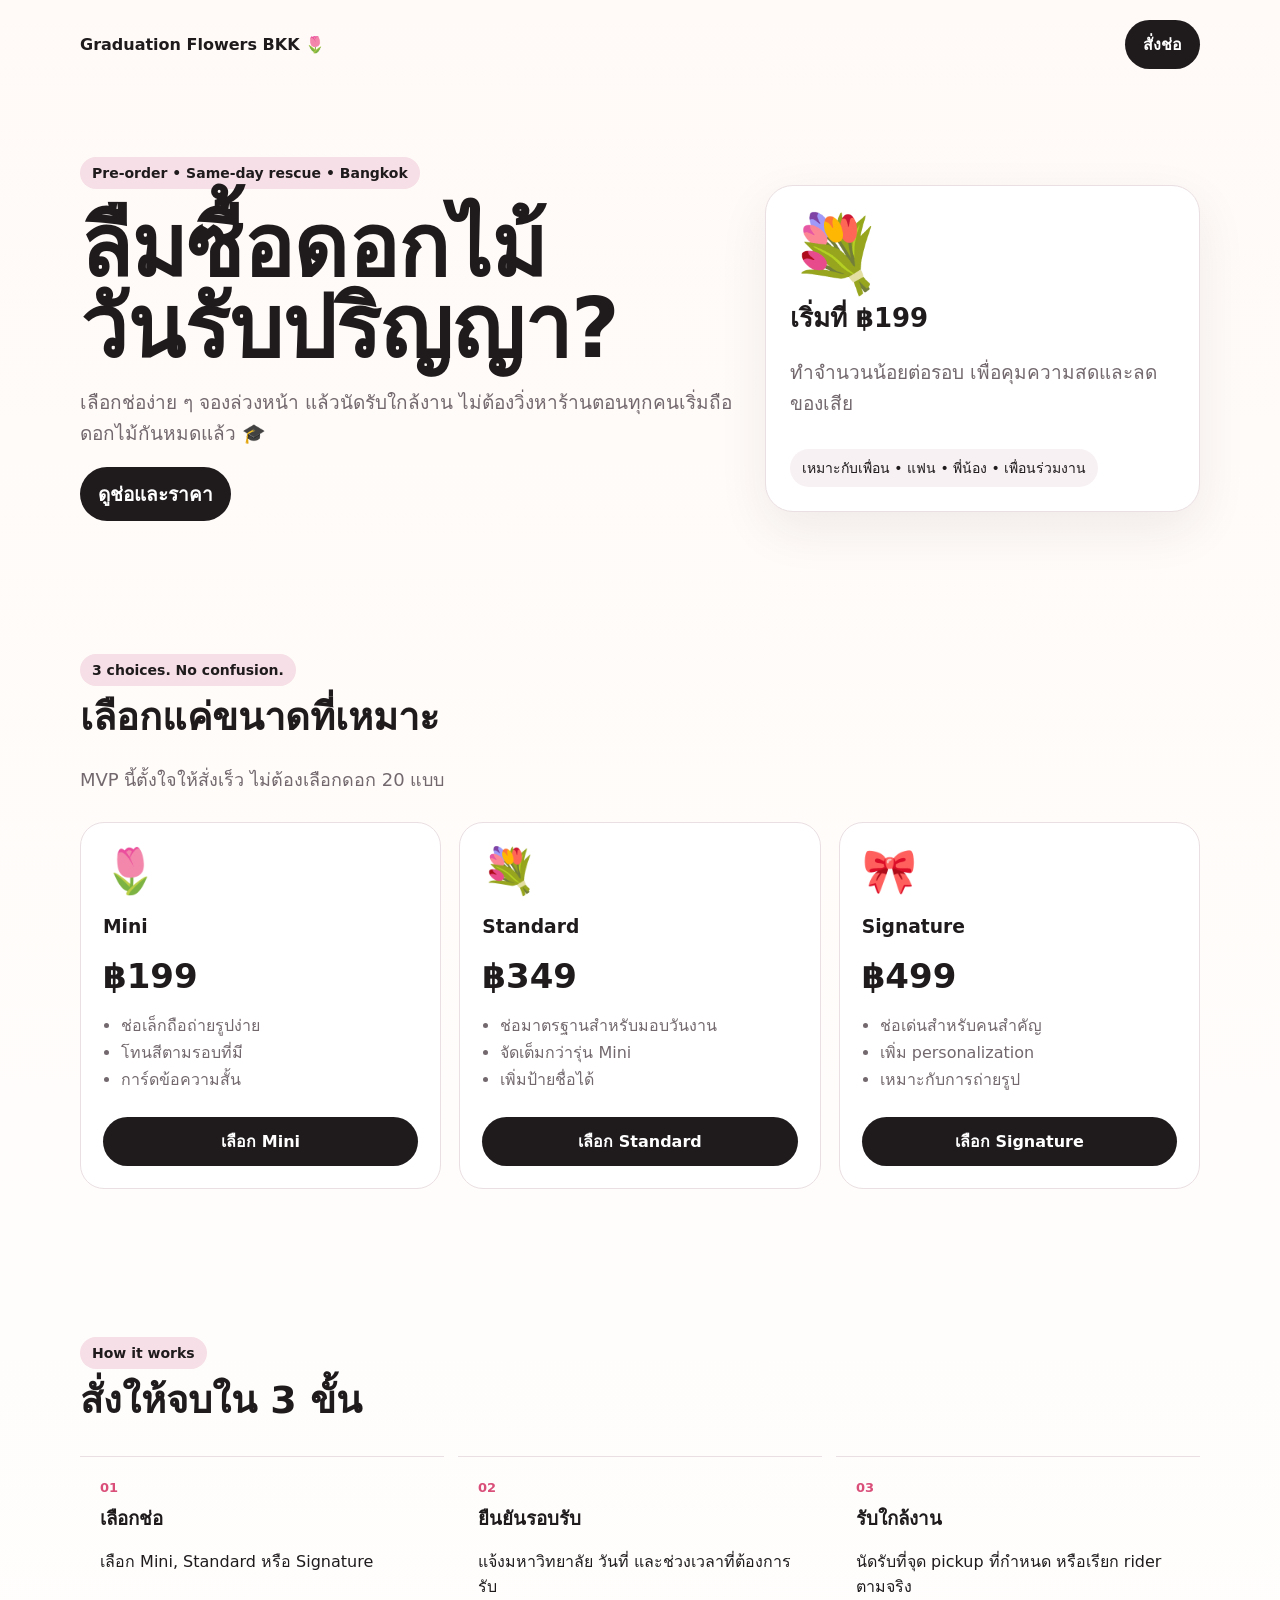
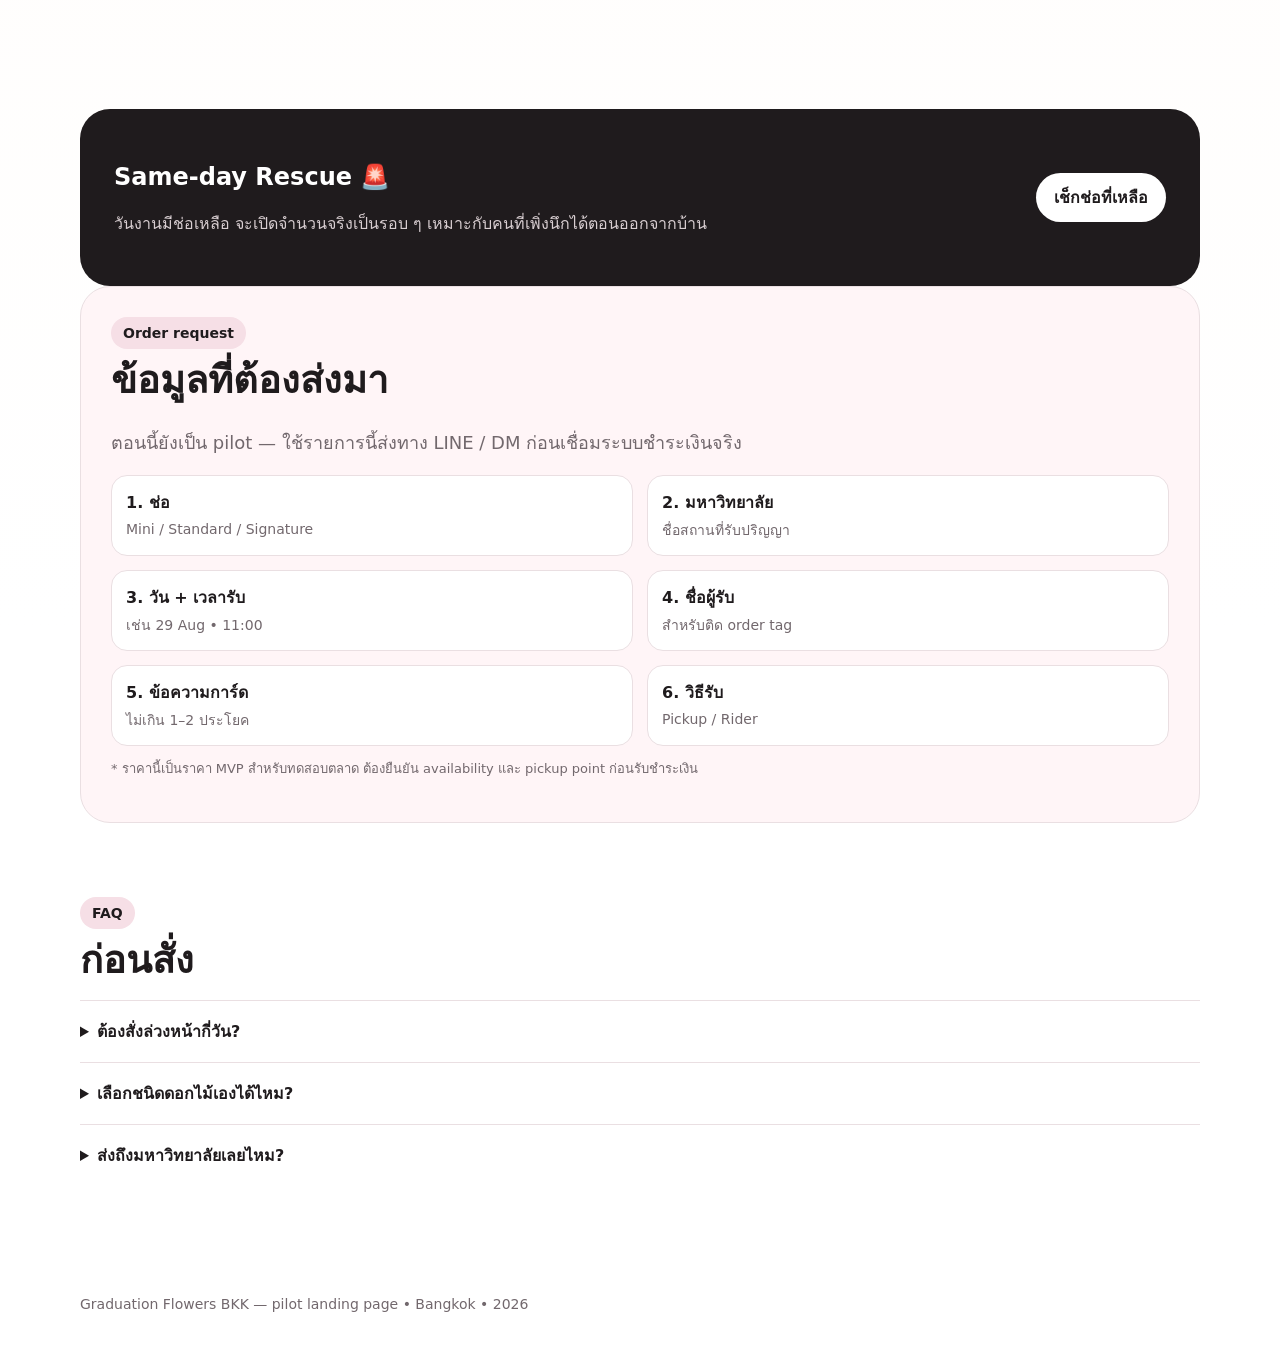
<file: graduation/index.html>
<!DOCTYPE html>
<html lang="th">
<head>
  <meta charset="UTF-8" />
  <meta name="viewport" content="width=device-width, initial-scale=1.0" />
  <title>Graduation Flowers BKK — ช่อรับปริญญาแบบ Pre-order</title>
  <meta name="description" content="ช่อดอกไม้รับปริญญาแบบ pre-order และ same-day pickup ในกรุงเทพ เลือกช่อ จองรอบรับ และรับใกล้งานได้ง่าย ๆ" />
  <style>
    :root{--ink:#1f1b1d;--muted:#72686d;--paper:#fffaf7;--pink:#f6dfe6;--rose:#d94f7a;--line:#eadfe2;--white:#fff}
    *{box-sizing:border-box} body{margin:0;font-family:Inter,system-ui,-apple-system,BlinkMacSystemFont,"Segoe UI",sans-serif;background:linear-gradient(180deg,#fffaf7 0%,#fff 75%);color:var(--ink)}
    a{text-decoration:none;color:inherit}.wrap{width:min(1120px,calc(100% - 32px));margin:auto}.nav{display:flex;justify-content:space-between;align-items:center;padding:20px 0}.brand{font-weight:800}.nav a.cta,.btn{background:var(--ink);color:white;padding:12px 18px;border-radius:999px;font-weight:700;display:inline-block}.hero{padding:68px 0 40px;display:grid;grid-template-columns:1.2fr .8fr;gap:32px;align-items:center}.eyebrow{display:inline-block;background:var(--pink);padding:8px 12px;border-radius:999px;font-size:14px;font-weight:700}.hero h1{font-size:clamp(44px,7vw,84px);line-height:.96;margin:18px 0}.hero p{font-size:19px;line-height:1.6;color:var(--muted);max-width:700px}.hero-card{background:var(--white);border:1px solid var(--line);border-radius:28px;padding:24px;box-shadow:0 18px 50px rgba(63,32,42,.08)}.hero-card .big{font-size:74px}.hero-card strong{font-size:26px}.badge{display:inline-block;margin-top:12px;padding:8px 12px;background:#f8f1f3;border-radius:999px;font-size:14px}.section{padding:74px 0}.section h2{font-size:38px;margin:0 0 10px}.section p.lead{color:var(--muted);font-size:18px}.grid{display:grid;grid-template-columns:repeat(3,1fr);gap:18px;margin-top:28px}.card{background:white;border:1px solid var(--line);border-radius:24px;padding:22px}.card .emoji{font-size:44px}.price{font-size:34px;font-weight:800;margin:10px 0}.card ul{padding-left:18px;color:var(--muted);line-height:1.7}.card .btn{width:100%;text-align:center;margin-top:8px}.steps{display:grid;grid-template-columns:repeat(3,1fr);gap:14px;margin-top:26px}.step{padding:20px;border-top:1px solid var(--line)}.step span{font-size:13px;color:var(--rose);font-weight:800}.step h3{margin:8px 0}.pickup{background:var(--ink);color:white;border-radius:30px;padding:34px;display:grid;grid-template-columns:1fr auto;gap:20px;align-items:center}.pickup p{color:#d8ced1}.pickup .btn{background:white;color:var(--ink)}.faq details{border-top:1px solid var(--line);padding:18px 0}.faq summary{font-weight:700;cursor:pointer}.faq p{color:var(--muted);line-height:1.6}.order{background:#fff5f7;border:1px solid var(--line);border-radius:30px;padding:30px}.order-grid{display:grid;grid-template-columns:repeat(2,1fr);gap:14px;margin-top:18px}.order .field{background:white;border:1px solid var(--line);border-radius:16px;padding:14px}.order .field b{display:block;margin-bottom:4px}.order .field span{color:var(--muted);font-size:14px}.footer{padding:36px 0 60px;color:var(--muted);font-size:14px}.note{font-size:13px;color:var(--muted);margin-top:12px}
    @media(max-width:760px){.hero,.pickup{grid-template-columns:1fr}.grid,.steps,.order-grid{grid-template-columns:1fr}.hero{padding-top:36px}.nav .hide-mobile{display:none}}
  </style>
</head>
<body>
  <div class="wrap">
    <nav class="nav">
      <a class="brand" href="#top">Graduation Flowers BKK 🌷</a>
      <a class="cta hide-mobile" href="#order">สั่งช่อ</a>
    </nav>

    <main id="top">
      <section class="hero">
        <div>
          <span class="eyebrow">Pre-order • Same-day rescue • Bangkok</span>
          <h1>ลืมซื้อดอกไม้<br>วันรับปริญญา?</h1>
          <p>เลือกช่อง่าย ๆ จองล่วงหน้า แล้วนัดรับใกล้งาน ไม่ต้องวิ่งหาร้านตอนทุกคนเริ่มถือดอกไม้กันหมดแล้ว 🎓</p>
          <p><a class="btn" href="#bouquets">ดูช่อและราคา</a></p>
        </div>
        <div class="hero-card">
          <div class="big">💐</div>
          <strong>เริ่มที่ ฿199</strong>
          <p>ทำจำนวนน้อยต่อรอบ เพื่อคุมความสดและลดของเสีย</p>
          <span class="badge">เหมาะกับเพื่อน • แฟน • พี่น้อง • เพื่อนร่วมงาน</span>
        </div>
      </section>

      <section class="section" id="bouquets">
        <span class="eyebrow">3 choices. No confusion.</span>
        <h2>เลือกแค่ขนาดที่เหมาะ</h2>
        <p class="lead">MVP นี้ตั้งใจให้สั่งเร็ว ไม่ต้องเลือกดอก 20 แบบ</p>
        <div class="grid">
          <article class="card"><div class="emoji">🌷</div><h3>Mini</h3><div class="price">฿199</div><ul><li>ช่อเล็กถือถ่ายรูปง่าย</li><li>โทนสีตามรอบที่มี</li><li>การ์ดข้อความสั้น</li></ul><a class="btn" href="#order" data-product="Mini ฿199">เลือก Mini</a></article>
          <article class="card"><div class="emoji">💐</div><h3>Standard</h3><div class="price">฿349</div><ul><li>ช่อมาตรฐานสำหรับมอบวันงาน</li><li>จัดเต็มกว่ารุ่น Mini</li><li>เพิ่มป้ายชื่อได้</li></ul><a class="btn" href="#order" data-product="Standard ฿349">เลือก Standard</a></article>
          <article class="card"><div class="emoji">🎀</div><h3>Signature</h3><div class="price">฿499</div><ul><li>ช่อเด่นสำหรับคนสำคัญ</li><li>เพิ่ม personalization</li><li>เหมาะกับการถ่ายรูป</li></ul><a class="btn" href="#order" data-product="Signature ฿499">เลือก Signature</a></article>
        </div>
      </section>

      <section class="section">
        <span class="eyebrow">How it works</span><h2>สั่งให้จบใน 3 ขั้น</h2>
        <div class="steps">
          <div class="step"><span>01</span><h3>เลือกช่อ</h3><p>เลือก Mini, Standard หรือ Signature</p></div>
          <div class="step"><span>02</span><h3>ยืนยันรอบรับ</h3><p>แจ้งมหาวิทยาลัย วันที่ และช่วงเวลาที่ต้องการรับ</p></div>
          <div class="step"><span>03</span><h3>รับใกล้งาน</h3><p>นัดรับที่จุด pickup ที่กำหนด หรือเรียก rider ตามจริง</p></div>
        </div>
      </section>

      <section class="pickup">
        <div><h2>Same-day Rescue 🚨</h2><p>วันงานมีช่อเหลือ จะเปิดจำนวนจริงเป็นรอบ ๆ เหมาะกับคนที่เพิ่งนึกได้ตอนออกจากบ้าน</p></div>
        <a class="btn" href="#order">เช็กช่อที่เหลือ</a>
      </section>

      <section class="section order" id="order">
        <span class="eyebrow">Order request</span><h2>ข้อมูลที่ต้องส่งมา</h2>
        <p class="lead">ตอนนี้ยังเป็น pilot — ใช้รายการนี้ส่งทาง LINE / DM ก่อนเชื่อมระบบชำระเงินจริง</p>
        <div class="order-grid">
          <div class="field"><b>1. ช่อ</b><span id="selectedProduct">Mini / Standard / Signature</span></div>
          <div class="field"><b>2. มหาวิทยาลัย</b><span>ชื่อสถานที่รับปริญญา</span></div>
          <div class="field"><b>3. วัน + เวลารับ</b><span>เช่น 29 Aug • 11:00</span></div>
          <div class="field"><b>4. ชื่อผู้รับ</b><span>สำหรับติด order tag</span></div>
          <div class="field"><b>5. ข้อความการ์ด</b><span>ไม่เกิน 1–2 ประโยค</span></div>
          <div class="field"><b>6. วิธีรับ</b><span>Pickup / Rider</span></div>
        </div>
        <p class="note">* ราคานี้เป็นราคา MVP สำหรับทดสอบตลาด ต้องยืนยัน availability และ pickup point ก่อนรับชำระเงิน</p>
      </section>

      <section class="section faq">
        <span class="eyebrow">FAQ</span><h2>ก่อนสั่ง</h2>
        <details><summary>ต้องสั่งล่วงหน้ากี่วัน?</summary><p>แนะนำ 1–3 วัน แต่บางรอบจะเปิด same-day ถ้ายังมีดอกและกำลังจัดช่อเหลือ</p></details>
        <details><summary>เลือกชนิดดอกไม้เองได้ไหม?</summary><p>ช่วง pilot จะเน้น curated bouquet เพื่อคุมต้นทุนและส่งมอบได้เร็ว ถ้าต้องการ custom ให้สอบถามเป็นกรณีไป</p></details>
        <details><summary>ส่งถึงมหาวิทยาลัยเลยไหม?</summary><p>หลักคือ pickup ใกล้งานเพื่อให้ต้นทุนต่ำที่สุด ส่วน rider คิดตามระยะทางจริง</p></details>
      </section>
    </main>

    <footer class="footer">Graduation Flowers BKK — pilot landing page • Bangkok • 2026</footer>
  </div>
  <script>
    document.querySelectorAll('[data-product]').forEach(btn=>btn.addEventListener('click',()=>{
      document.getElementById('selectedProduct').textContent=btn.dataset.product;
    }));
  </script>
</body>
</html>
</file>
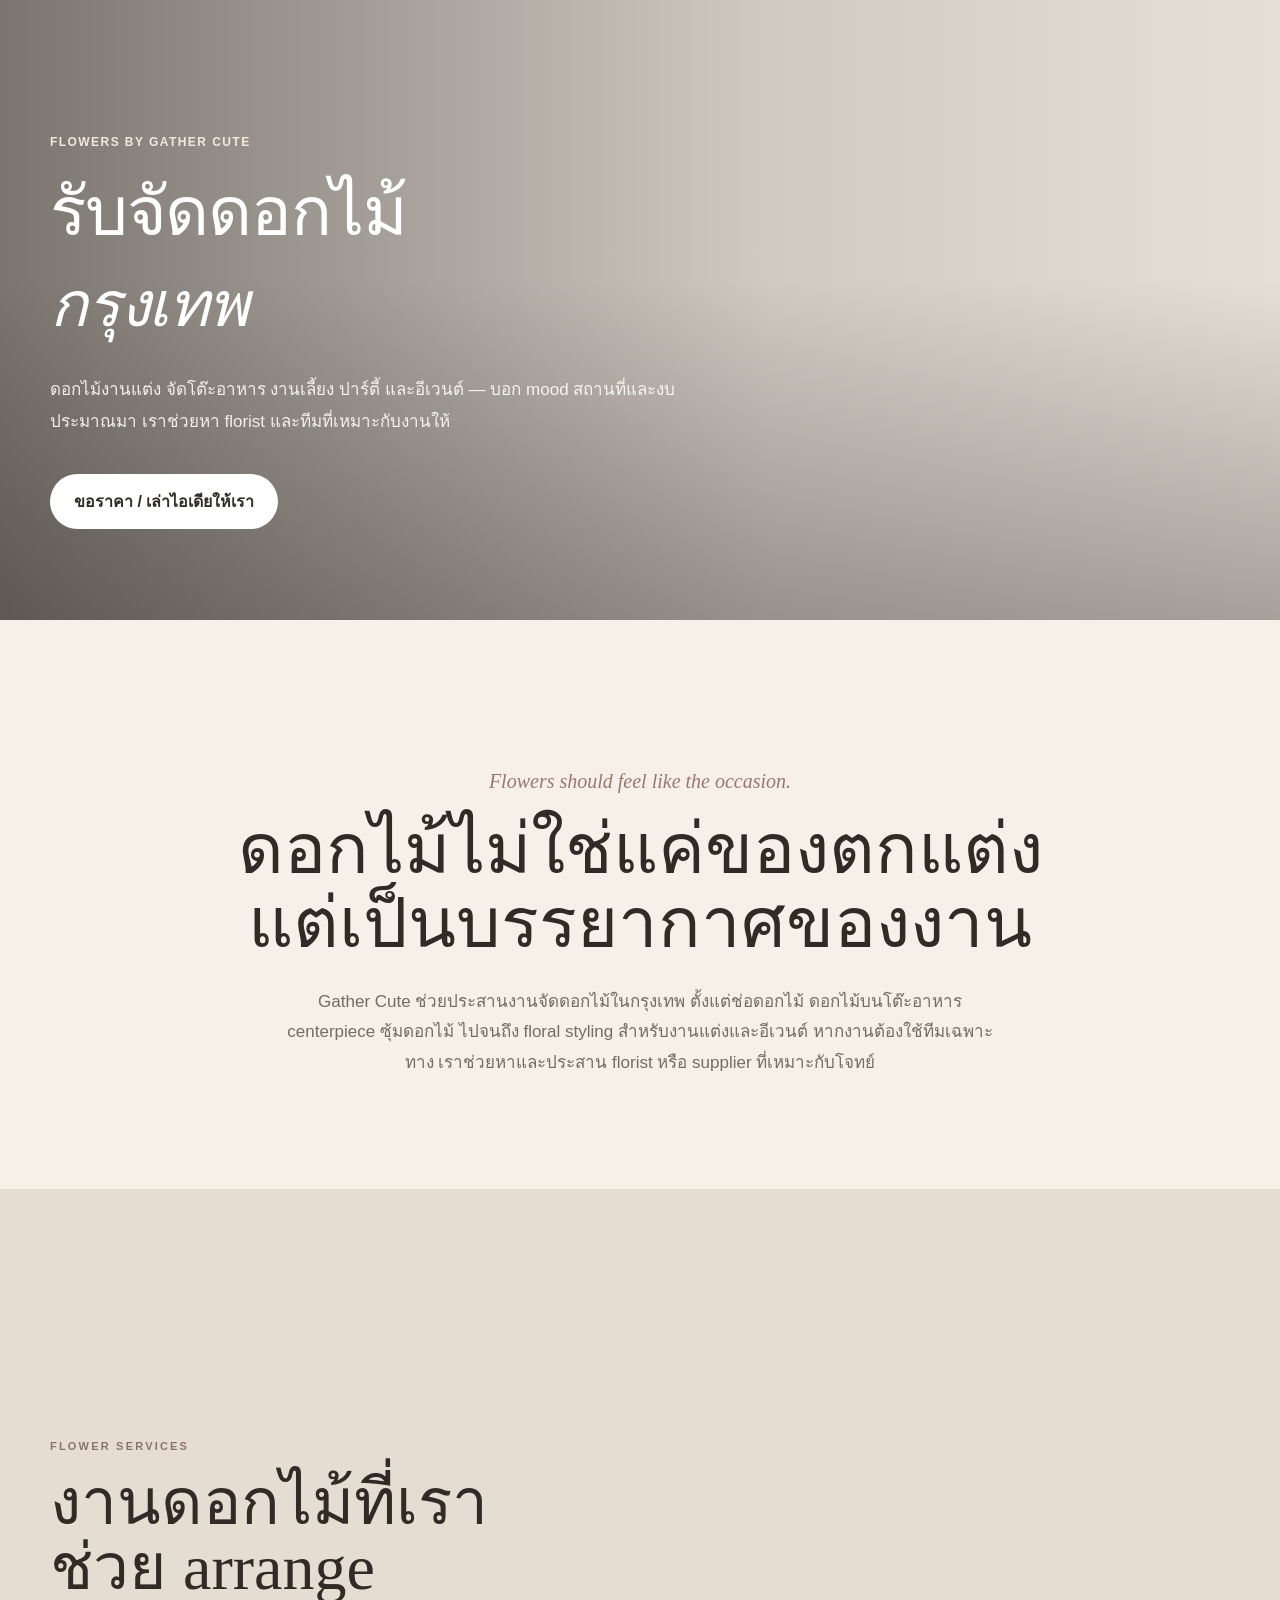
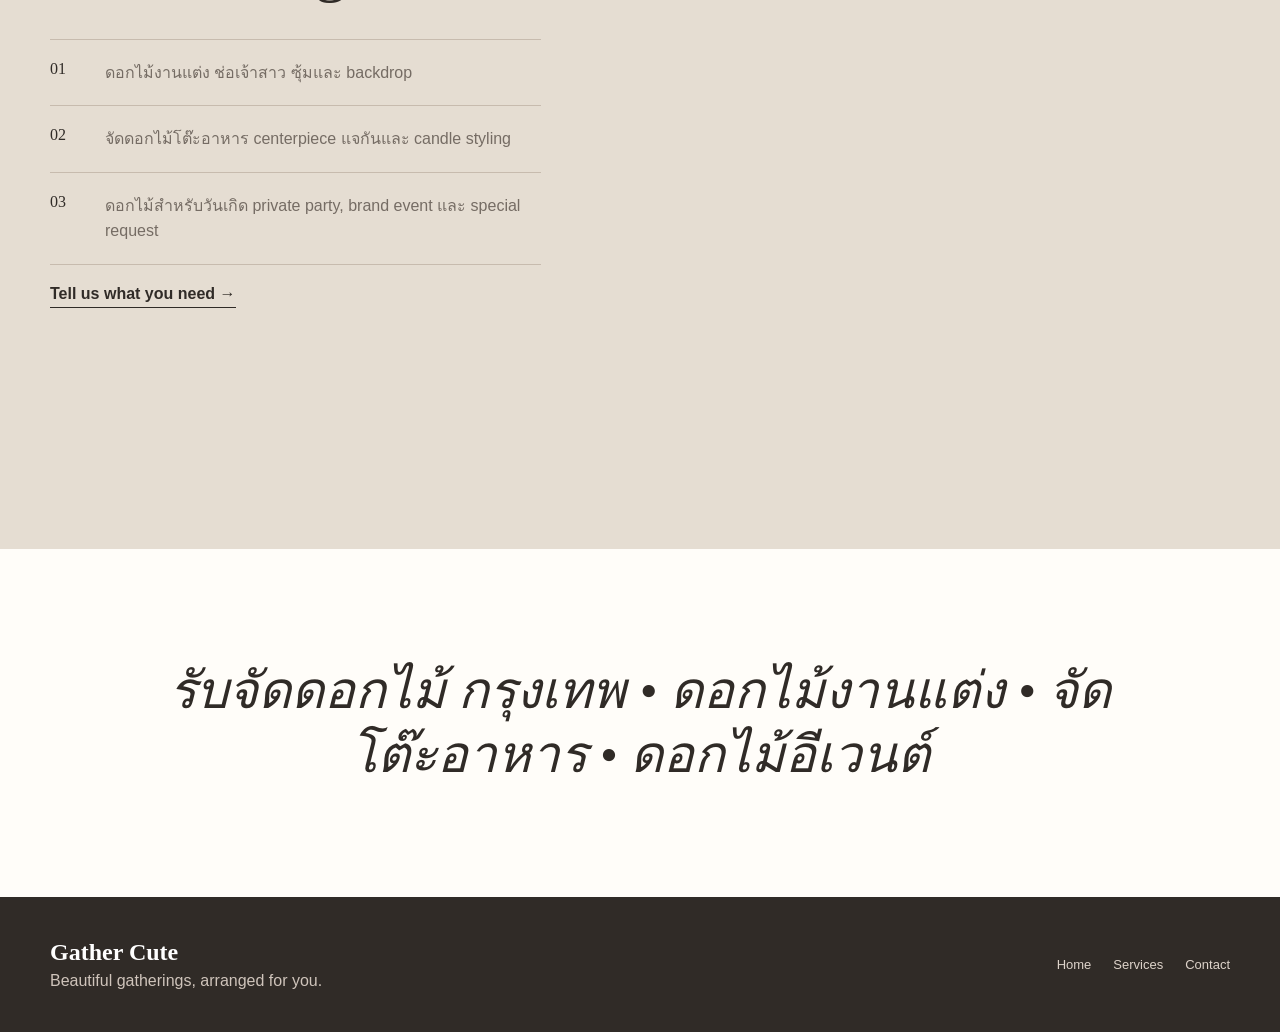
<file: flowers.html>
<!DOCTYPE html><html lang="th"><head><meta charset="UTF-8"><meta name="viewport" content="width=device-width,initial-scale=1"><title>รับจัดดอกไม้ กรุงเทพ | ดอกไม้งานแต่ง จัดโต๊ะ และอีเวนต์ | Gather Cute</title><meta name="description" content="รับจัดดอกไม้ กรุงเทพ สำหรับงานแต่ง งานเลี้ยง โต๊ะอาหาร ปาร์ตี้ และอีเวนต์ ช่วยหา florist และทีมตกแต่งให้เหมาะกับ mood งบประมาณ และสถานที่"><meta name="robots" content="index,follow,max-image-preview:large"><link rel="canonical" href="https://gather-cute.vercel.app/flowers.html"><link rel="stylesheet" href="styles.css"><script type="application/ld+json">{"@context":"https://schema.org","@type":"Service","name":"รับจัดดอกไม้ กรุงเทพ","serviceType":"จัดดอกไม้งานแต่ง จัดดอกไม้โต๊ะอาหาร และดอกไม้อีเวนต์","areaServed":{"@type":"City","name":"Bangkok"},"provider":{"@type":"Organization","name":"Gather Cute","url":"https://gather-cute.vercel.app/"},"url":"https://gather-cute.vercel.app/flowers.html"}</script></head><body><main><section class="hero" style="min-height:620px"><div class="hero-image" style="background-image:url('https://images.unsplash.com/photo-1490750967868-88aa4486c946?auto=format&fit=crop&w=2000&q=88')"></div><div class="hero-overlay"></div><div class="hero-content container"><div class="hero-copy"><p class="eyebrow light">Flowers by Gather Cute</p><h1>รับจัดดอกไม้<br><em>กรุงเทพ</em></h1><p class="hero-text">ดอกไม้งานแต่ง จัดโต๊ะอาหาร งานเลี้ยง ปาร์ตี้ และอีเวนต์ — บอก mood สถานที่และงบประมาณมา เราช่วยหา florist และทีมที่เหมาะกับงานให้</p><a class="btn hero-btn" href="/#contact">ขอราคา / เล่าไอเดียให้เรา</a></div></div></section><section class="intro container"><p class="script-line">Flowers should feel like the occasion.</p><h2>ดอกไม้ไม่ใช่แค่ของตกแต่ง แต่เป็นบรรยากาศของงาน</h2><p>Gather Cute ช่วยประสานงานจัดดอกไม้ในกรุงเทพ ตั้งแต่ช่อดอกไม้ ดอกไม้บนโต๊ะอาหาร centerpiece ซุ้มดอกไม้ ไปจนถึง floral styling สำหรับงานแต่งและอีเวนต์ หากงานต้องใช้ทีมเฉพาะทาง เราช่วยหาและประสาน florist หรือ supplier ที่เหมาะกับโจทย์</p></section><section class="mood-section"><div class="container mood-grid"><div class="mood-copy"><p class="eyebrow">Flower services</p><h2>งานดอกไม้ที่เราช่วย arrange</h2><div class="steps"><div><strong>01</strong><p>ดอกไม้งานแต่ง ช่อเจ้าสาว ซุ้มและ backdrop</p></div><div><strong>02</strong><p>จัดดอกไม้โต๊ะอาหาร centerpiece แจกันและ candle styling</p></div><div><strong>03</strong><p>ดอกไม้สำหรับวันเกิด private party, brand event และ special request</p></div></div><a class="text-link" href="/#contact">Tell us what you need →</a></div><div class="mood-image" style="background-image:url('https://images.unsplash.com/photo-1464366400600-7168b8af9bc3?auto=format&fit=crop&w=1200&q=86')"></div></div></section><section class="quote-band"><div class="container"><p>รับจัดดอกไม้ กรุงเทพ • ดอกไม้งานแต่ง • จัดโต๊ะอาหาร • ดอกไม้อีเวนต์</p></div></section></main><footer><div class="container footer-inner"><div><strong>Gather Cute</strong><p>Beautiful gatherings, arranged for you.</p></div><div class="footer-links"><a href="/">Home</a><a href="/#services">Services</a><a href="/#contact">Contact</a></div></div></footer></body></html>
</file>
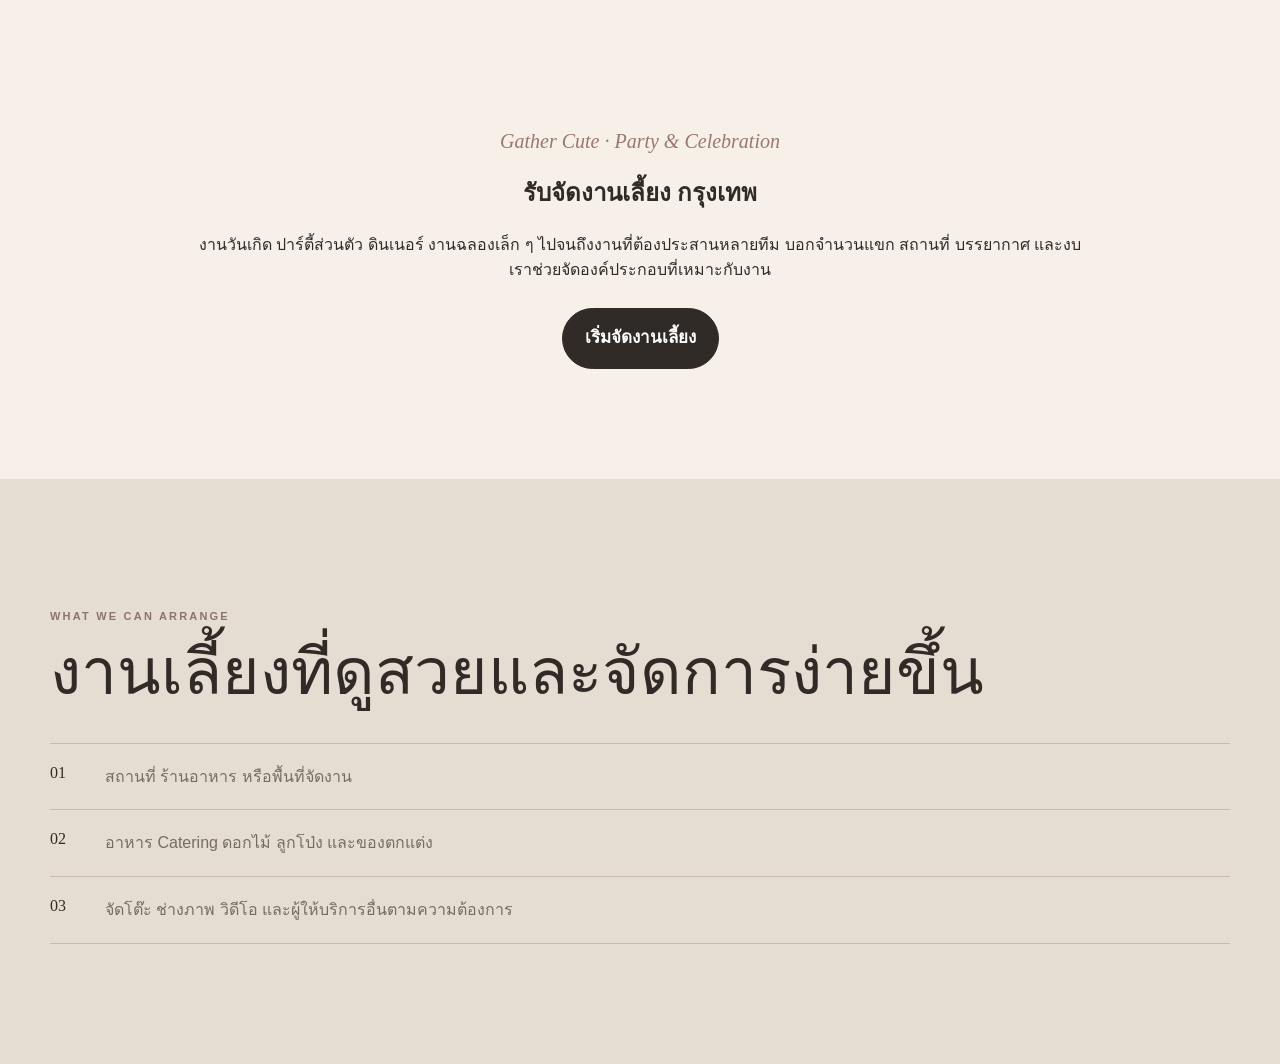
<file: party.html>
<!DOCTYPE html><html lang="th"><head><meta charset="UTF-8"><meta name="viewport" content="width=device-width,initial-scale=1"><title>รับจัดงานเลี้ยง กรุงเทพ | ปาร์ตี้ ดินเนอร์ งานวันเกิด | Gather Cute</title><meta name="description" content="รับจัดงานเลี้ยง กรุงเทพ งานวันเกิด ปาร์ตี้ส่วนตัว ดินเนอร์ งานฉลอง จัดโต๊ะ ดอกไม้ ตกแต่ง อาหาร และประสานสถานที่หรือผู้ให้บริการตามรูปแบบและงบ"><meta name="robots" content="index,follow,max-image-preview:large"><link rel="canonical" href="https://gather-cute.vercel.app/party.html"><link rel="alternate" hreflang="th" href="https://gather-cute.vercel.app/party.html"><link rel="alternate" hreflang="en" href="https://gather-cute.vercel.app/en/party-planner.html"><link rel="stylesheet" href="styles.css"><script type="application/ld+json">{"@context":"https://schema.org","@type":"Service","name":"รับจัดงานเลี้ยง กรุงเทพ","serviceType":"Party and private event planning","provider":{"@type":"Organization","name":"Gather Cute","url":"https://gather-cute.vercel.app/"},"areaServed":{"@type":"City","name":"Bangkok"}}</script></head><body><main><section class="intro container" style="padding-top:110px"><p class="script-line">Gather Cute · Party & Celebration</p><h1>รับจัดงานเลี้ยง กรุงเทพ</h1><p>งานวันเกิด ปาร์ตี้ส่วนตัว ดินเนอร์ งานฉลองเล็ก ๆ ไปจนถึงงานที่ต้องประสานหลายทีม บอกจำนวนแขก สถานที่ บรรยากาศ และงบ เราช่วยจัดองค์ประกอบที่เหมาะกับงาน</p><p><a class="btn primary" href="/#contact">เริ่มจัดงานเลี้ยง</a></p></section><section class="mood-section"><div class="container"><div class="mood-copy"><p class="eyebrow">What we can arrange</p><h2>งานเลี้ยงที่ดูสวยและจัดการง่ายขึ้น</h2><div class="steps"><div><strong>01</strong><p>สถานที่ ร้านอาหาร หรือพื้นที่จัดงาน</p></div><div><strong>02</strong><p>อาหาร Catering ดอกไม้ ลูกโป่ง และของตกแต่ง</p></div><div><strong>03</strong><p>จัดโต๊ะ ช่างภาพ วิดีโอ และผู้ให้บริการอื่นตามความต้องการ</p></div></div></div></div></section></main></body></html>
</file>
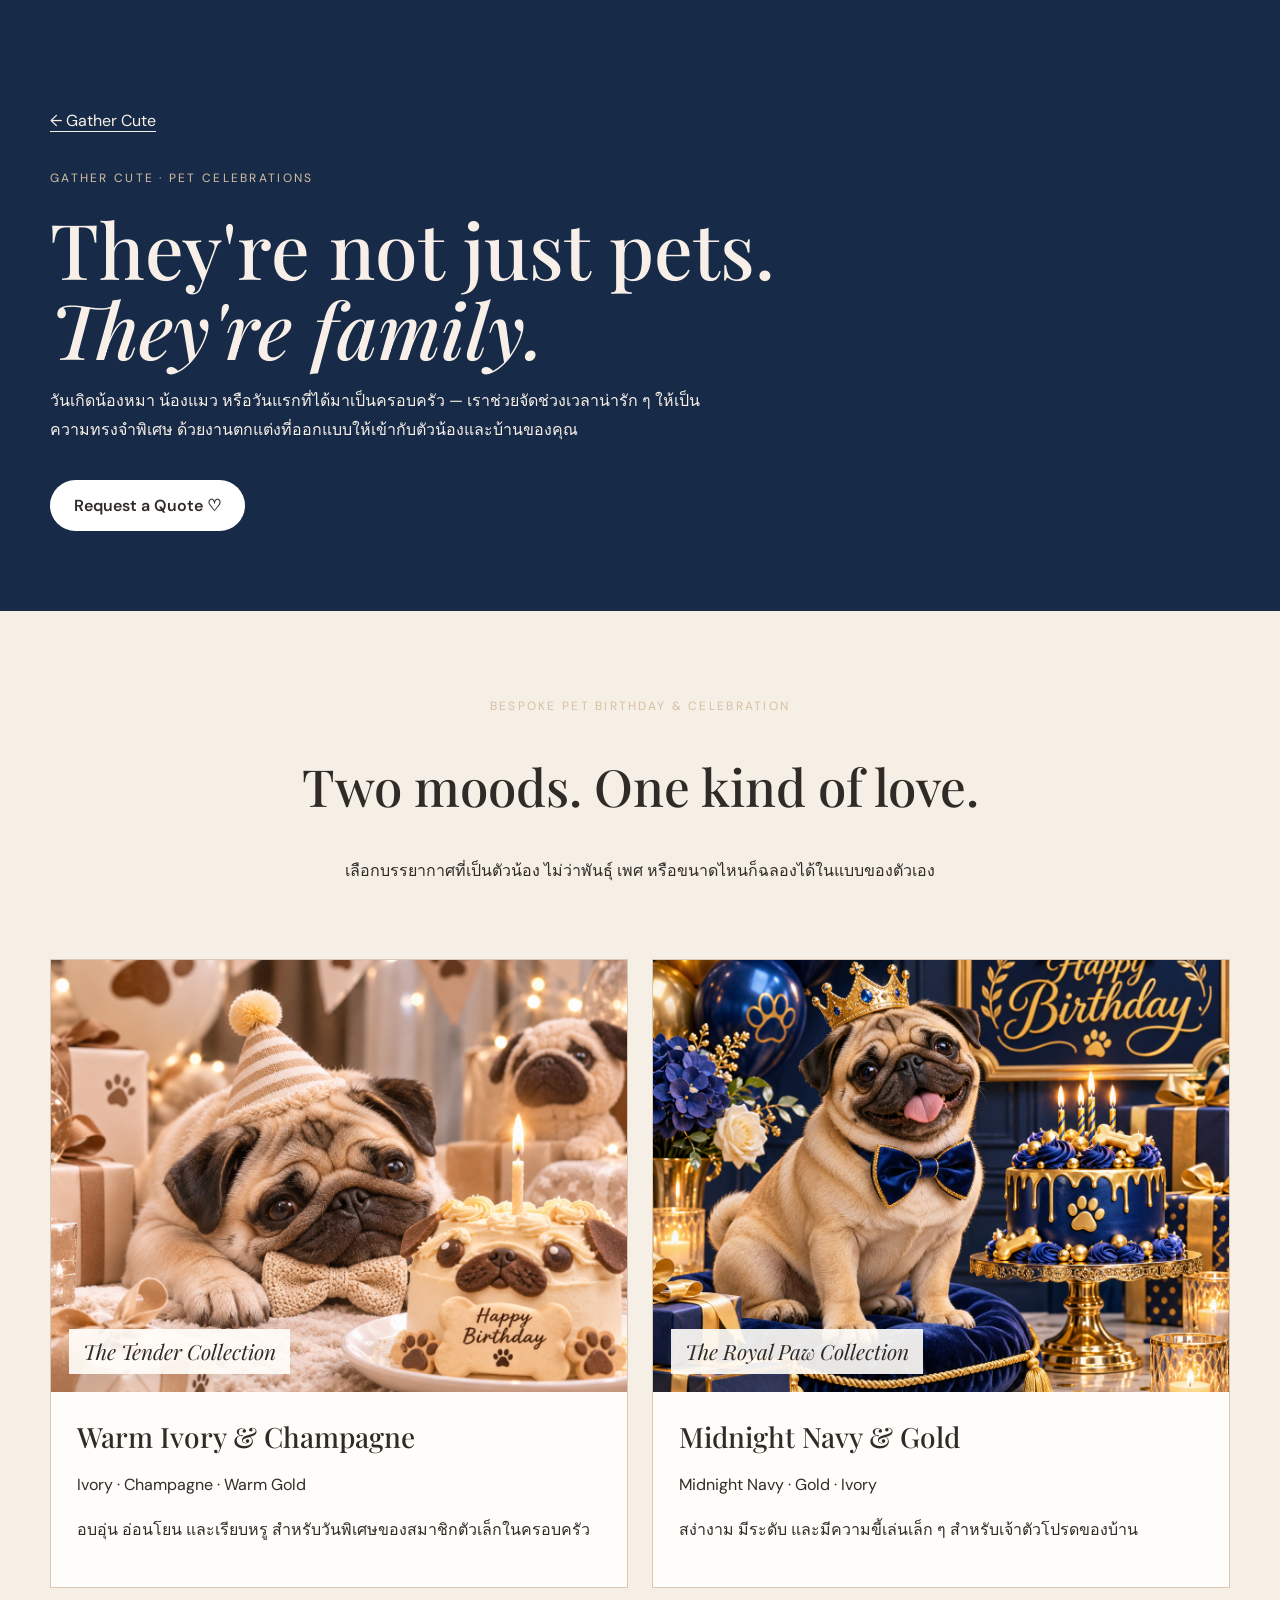
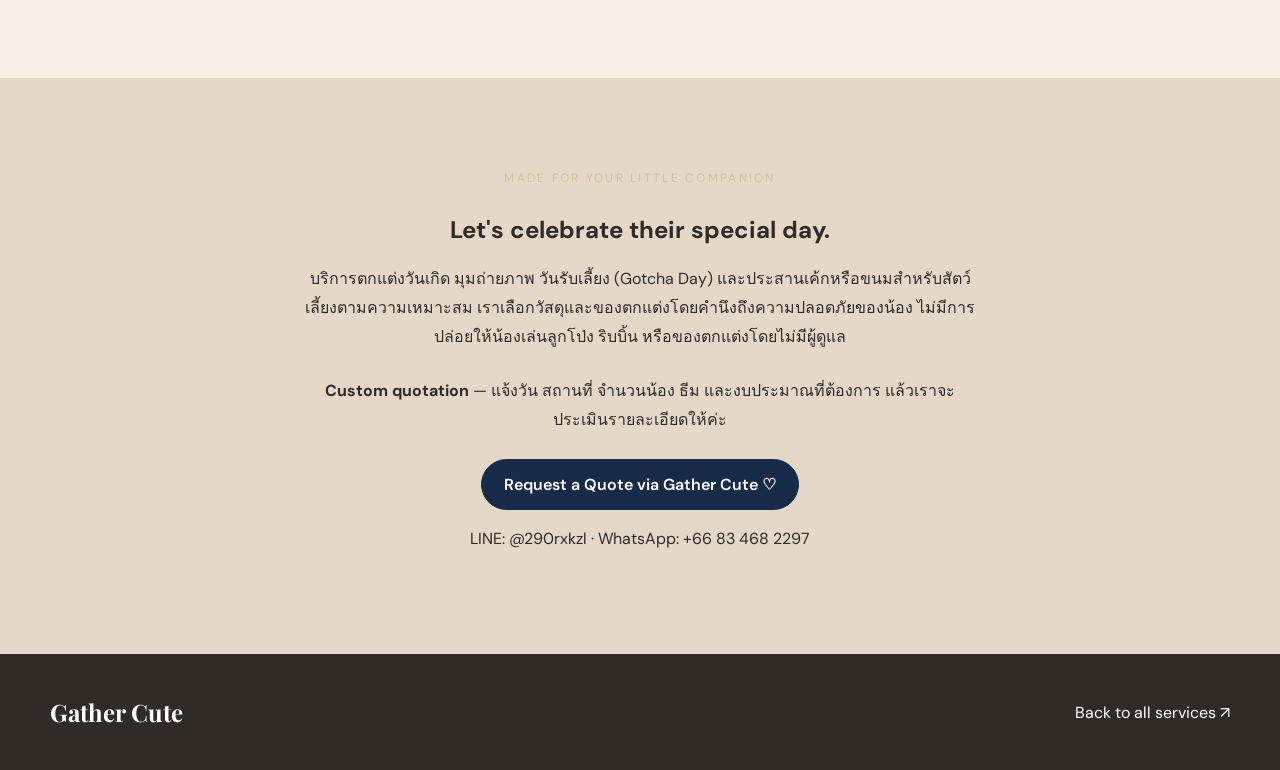
<file: pet-celebrations.html>
<!DOCTYPE html>
<html lang="th"><head><meta charset="UTF-8"><meta name="viewport" content="width=device-width,initial-scale=1">
<title>รับจัดวันเกิดน้องหมา น้องแมว กรุงเทพ | Gather Cute Pet Celebrations</title>
<meta name="description" content="Gather Cute รับจัดวันเกิดน้องหมาและน้องแมว วันรับเลี้ยงและงานฉลองสัตว์เลี้ยงแบบ bespoke ในกรุงเทพฯ สองธีม Warm Ivory & Champagne และ Midnight Navy & Gold ขอใบเสนอราคาตามงบได้">
<link rel="canonical" href="https://gather-cute.vercel.app/pet-celebrations.html">
<link href="https://fonts.googleapis.com/css2?family=DM+Sans:wght@400;500;600&family=Playfair+Display:ital,wght@0,500;0,600;1,500&display=swap" rel="stylesheet">
<link rel="stylesheet" href="/styles.css">
<script type="application/ld+json">{"@context":"https://schema.org","@type":"Service","name":"Pet Birthdays & Bespoke Celebrations","description":"Pet birthday, gotcha day and celebration styling for dogs and cats","provider":{"@type":"Organization","name":"Gather Cute","url":"https://gather-cute.vercel.app/"},"areaServed":{"@type":"City","name":"Bangkok"},"url":"https://gather-cute.vercel.app/pet-celebrations.html"}</script>
<style>
.pet-page .pet-photo{position:relative;aspect-ratio:4/3;overflow:hidden;background:#e9dfd0}
.pet-page .pet-photo img{display:block;width:100%;height:100%;object-fit:cover;object-position:center}
.pet-page .pet-photo-label{position:absolute;left:18px;bottom:18px;padding:9px 14px;background:rgba(255,253,249,.91);color:#302b27;font:italic 21px/1.3 "Playfair Display",Georgia,serif;box-shadow:0 4px 22px rgba(0,0,0,.08)}
@media(max-width:700px){.pet-page .pet-photo-label{font-size:18px;left:12px;bottom:12px}}
</style>
</head><body class="pet-page">
<main><section class="pet-hero"><div class="container"><a class="pet-back" href="/">← Gather Cute</a><p class="pet-kicker">Gather Cute · Pet Celebrations</p><h1>They're not just pets.<br><em>They're family.</em></h1><p>วันเกิดน้องหมา น้องแมว หรือวันแรกที่ได้มาเป็นครอบครัว — เราช่วยจัดช่วงเวลาน่ารัก ๆ ให้เป็นความทรงจำพิเศษ ด้วยงานตกแต่งที่ออกแบบให้เข้ากับตัวน้องและบ้านของคุณ</p><a class="btn hero-btn" href="#quote">Request a Quote ♡</a></div></section>
<section class="pet-intro container"><p class="pet-kicker">Bespoke Pet Birthday & Celebration</p><h2>Two moods. One kind of love.</h2><p>เลือกบรรยากาศที่เป็นตัวน้อง ไม่ว่าพันธุ์ เพศ หรือขนาดไหนก็ฉลองได้ในแบบของตัวเอง</p></section>
<section class="pet-collections container">
<article class="pet-collection"><div class="pet-photo"><img src="/Sleepy%20Pug%20Birthday%20Celebration.png" alt="Sleepy pug birthday celebration in a soft, warm and charming setup" loading="eager" decoding="async"><span class="pet-photo-label">The Tender Collection</span></div><div class="pet-description"><h3>Warm Ivory & Champagne</h3><p>Ivory · Champagne · Warm Gold</p><p>อบอุ่น อ่อนโยน และเรียบหรู สำหรับวันพิเศษของสมาชิกตัวเล็กในครอบครัว</p></div></article>
<article class="pet-collection"><div class="pet-photo"><img src="/Royal%20Blue%20Pug%20Birthday%20Celebration.png" alt="Pug birthday celebration with royal blue and gold decorations" loading="lazy" decoding="async"><span class="pet-photo-label">The Royal Paw Collection</span></div><div class="pet-description"><h3>Midnight Navy & Gold</h3><p>Midnight Navy · Gold · Ivory</p><p>สง่างาม มีระดับ และมีความขี้เล่นเล็ก ๆ สำหรับเจ้าตัวโปรดของบ้าน</p></div></article>
</section>
<section class="pet-cta" id="quote"><div class="container"><p class="pet-kicker">Made for your little companion</p><h2>Let's celebrate their special day.</h2><p>บริการตกแต่งวันเกิด มุมถ่ายภาพ วันรับเลี้ยง (Gotcha Day) และประสานเค้กหรือขนมสำหรับสัตว์เลี้ยงตามความเหมาะสม เราเลือกวัสดุและของตกแต่งโดยคำนึงถึงความปลอดภัยของน้อง ไม่มีการปล่อยให้น้องเล่นลูกโป่ง ริบบิ้น หรือของตกแต่งโดยไม่มีผู้ดูแล</p><p><strong>Custom quotation</strong> — แจ้งวัน สถานที่ จำนวนน้อง ธีม และงบประมาณที่ต้องการ แล้วเราจะประเมินรายละเอียดให้ค่ะ</p><a class="btn primary" href="/#contact">Request a Quote via Gather Cute ♡</a><p>LINE: <a href="https://line.me/ti/p/~@290rxkzl">@290rxkzl</a> · WhatsApp: <a href="https://wa.me/66834682297">+66 83 468 2297</a></p></div></section></main>
<footer><div class="container footer-inner"><strong>Gather Cute</strong><a href="/">Back to all services ↗</a></div></footer>
</body></html>
</file>
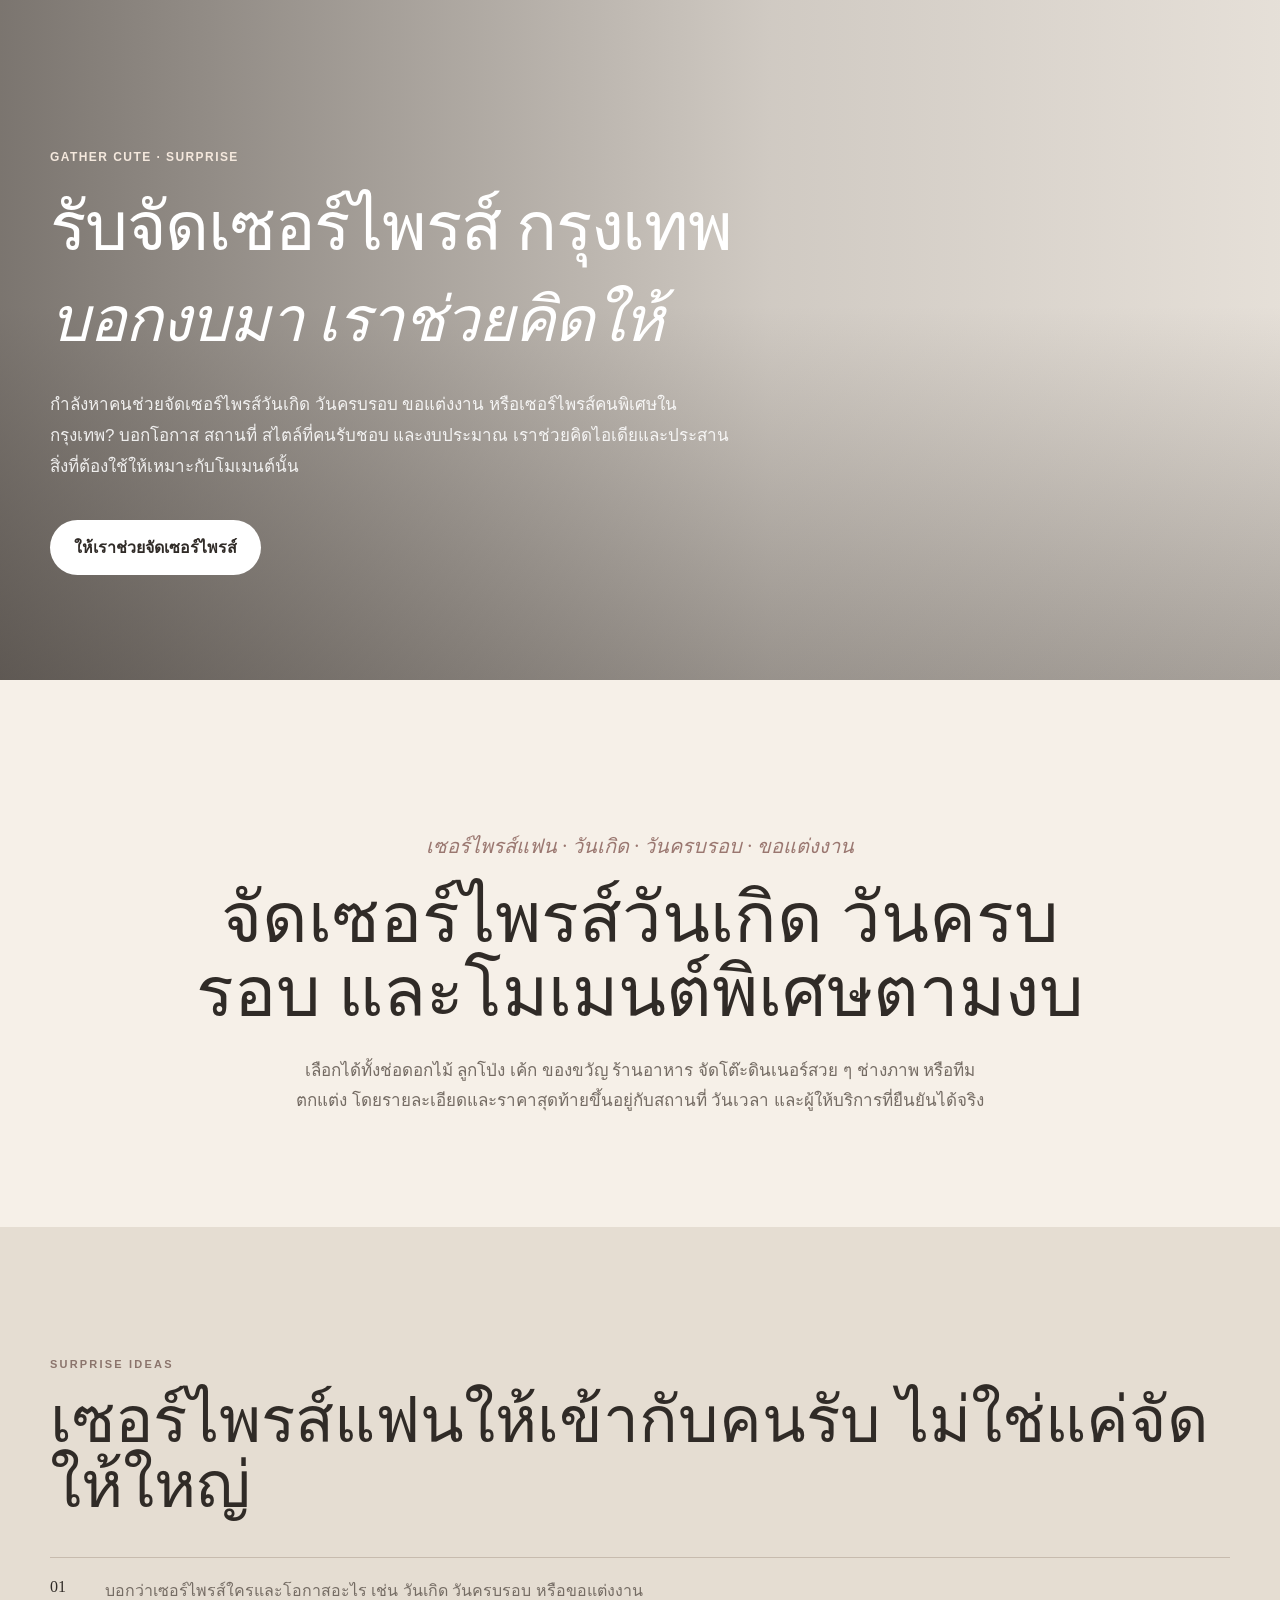
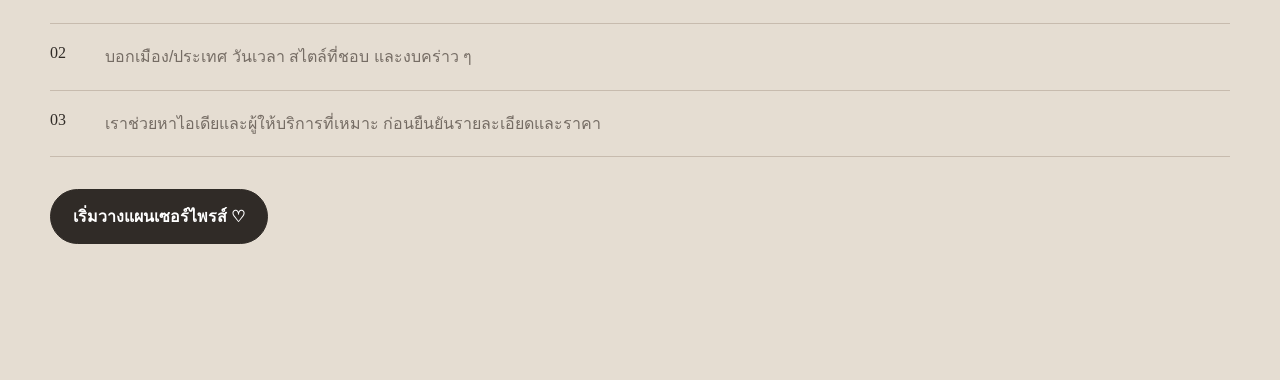
<file: surprise.html>
<!DOCTYPE html><html lang="th"><head><meta charset="UTF-8"><meta name="viewport" content="width=device-width,initial-scale=1"><title>รับจัดเซอร์ไพรส์ กรุงเทพ | วันเกิด ครบรอบ ตามงบ | Gather Cute</title><meta name="description" content="รับจัดเซอร์ไพรส์ กรุงเทพ สำหรับวันเกิด วันครบรอบ ขอแต่งงาน และโมเมนต์พิเศษ วางแผนตามงบ พร้อมประสานดอกไม้ ลูกโป่ง เค้ก ของขวัญ ร้านอาหาร และทีมตกแต่ง"><meta name="robots" content="index,follow,max-image-preview:large"><link rel="canonical" href="https://gather-cute.vercel.app/surprise.html"><link rel="alternate" hreflang="th" href="https://gather-cute.vercel.app/surprise.html"><link rel="alternate" hreflang="en" href="https://gather-cute.vercel.app/en/surprise.html"><link rel="alternate" hreflang="x-default" href="https://gather-cute.vercel.app/surprise.html"><link rel="stylesheet" href="styles.css"><script type="application/ld+json">{"@context":"https://schema.org","@type":"Service","name":"รับจัดเซอร์ไพรส์แฟน","serviceType":"Surprise planning and romantic surprise arrangement","provider":{"@type":"Organization","name":"Gather Cute","url":"https://gather-cute.vercel.app/"},"areaServed":{"@type":"City","name":"Bangkok"},"description":"รับจัดเซอร์ไพรส์แฟน วันเกิด วันครบรอบ ขอแต่งงาน พร้อมช่วยจัดหาดอกไม้ ลูกโป่ง เค้ก ของขวัญ และจัดโต๊ะตามงบ"}</script></head><body><main><section class="hero" style="min-height:680px"><div class="hero-image"></div><div class="hero-overlay"></div><div class="hero-content container"><div class="hero-copy"><p class="eyebrow light">Gather Cute · Surprise</p><h1>รับจัดเซอร์ไพรส์ กรุงเทพ<br><em>บอกงบมา เราช่วยคิดให้</em></h1><p class="hero-text">กำลังหาคนช่วยจัดเซอร์ไพรส์วันเกิด วันครบรอบ ขอแต่งงาน หรือเซอร์ไพรส์คนพิเศษในกรุงเทพ? บอกโอกาส สถานที่ สไตล์ที่คนรับชอบ และงบประมาณ เราช่วยคิดไอเดียและประสานสิ่งที่ต้องใช้ให้เหมาะกับโมเมนต์นั้น</p><a class="btn hero-btn" href="/#contact">ให้เราช่วยจัดเซอร์ไพรส์</a></div></div></section><section class="intro container"><p class="script-line">เซอร์ไพรส์แฟน · วันเกิด · วันครบรอบ · ขอแต่งงาน</p><h2>จัดเซอร์ไพรส์วันเกิด วันครบรอบ และโมเมนต์พิเศษตามงบ</h2><p>เลือกได้ทั้งช่อดอกไม้ ลูกโป่ง เค้ก ของขวัญ ร้านอาหาร จัดโต๊ะดินเนอร์สวย ๆ ช่างภาพ หรือทีมตกแต่ง โดยรายละเอียดและราคาสุดท้ายขึ้นอยู่กับสถานที่ วันเวลา และผู้ให้บริการที่ยืนยันได้จริง</p></section><section class="mood-section"><div class="container"><div class="mood-copy"><p class="eyebrow">Surprise ideas</p><h2>เซอร์ไพรส์แฟนให้เข้ากับคนรับ ไม่ใช่แค่จัดให้ใหญ่</h2><div class="steps"><div><strong>01</strong><p>บอกว่าเซอร์ไพรส์ใครและโอกาสอะไร เช่น วันเกิด วันครบรอบ หรือขอแต่งงาน</p></div><div><strong>02</strong><p>บอกเมือง/ประเทศ วันเวลา สไตล์ที่ชอบ และงบคร่าว ๆ</p></div><div><strong>03</strong><p>เราช่วยหาไอเดียและผู้ให้บริการที่เหมาะ ก่อนยืนยันรายละเอียดและราคา</p></div></div><p style="margin-top:32px"><a class="btn primary" href="/#contact">เริ่มวางแผนเซอร์ไพรส์ ♡</a></p></div></div></section></main></body></html>
</file>
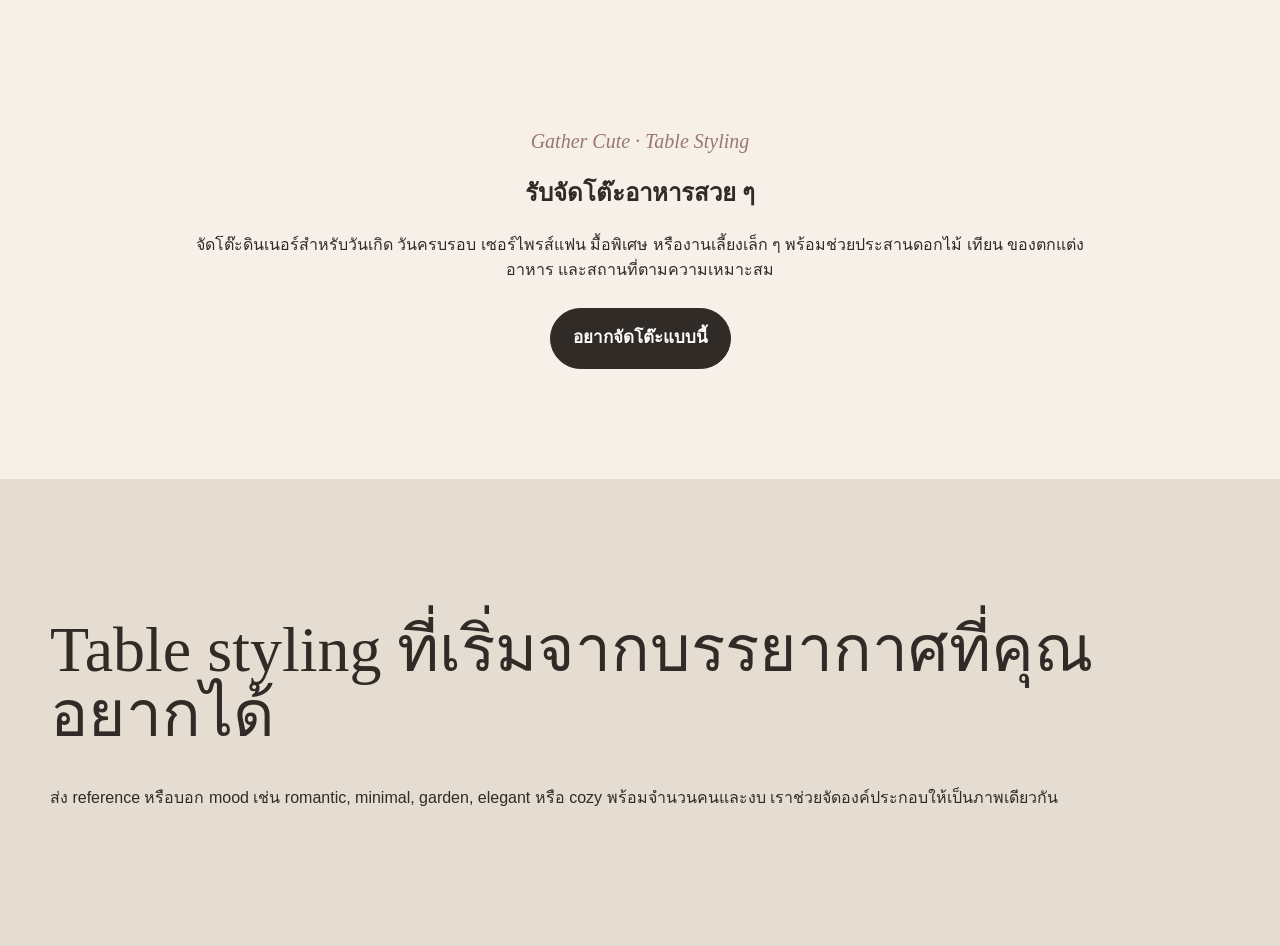
<file: table-styling.html>
<!DOCTYPE html><html lang="th"><head><meta charset="UTF-8"><meta name="viewport" content="width=device-width,initial-scale=1"><title>รับจัดโต๊ะอาหารสวย ๆ | จัดโต๊ะดินเนอร์ ดอกไม้ | Gather Cute</title><meta name="description" content="รับจัดโต๊ะอาหารสวย ๆ จัดโต๊ะดินเนอร์ โรแมนติก วันเกิด วันครบรอบ พร้อมดอกไม้ เทียน ของตกแต่ง และประสานอาหารหรือสถานที่ตามงบ"><meta name="robots" content="index,follow,max-image-preview:large"><link rel="canonical" href="https://gather-cute.vercel.app/table-styling.html"><link rel="alternate" hreflang="th" href="https://gather-cute.vercel.app/table-styling.html"><link rel="alternate" hreflang="en" href="https://gather-cute.vercel.app/en/table-styling.html"><link rel="stylesheet" href="styles.css"><script type="application/ld+json">{"@context":"https://schema.org","@type":"Service","name":"รับจัดโต๊ะอาหารสวย ๆ","serviceType":"Table styling and dinner table setup","provider":{"@type":"Organization","name":"Gather Cute","url":"https://gather-cute.vercel.app/"},"areaServed":{"@type":"City","name":"Bangkok"}}</script></head><body><main><section class="intro container" style="padding-top:110px"><p class="script-line">Gather Cute · Table Styling</p><h1>รับจัดโต๊ะอาหารสวย ๆ</h1><p>จัดโต๊ะดินเนอร์สำหรับวันเกิด วันครบรอบ เซอร์ไพรส์แฟน มื้อพิเศษ หรืองานเลี้ยงเล็ก ๆ พร้อมช่วยประสานดอกไม้ เทียน ของตกแต่ง อาหาร และสถานที่ตามความเหมาะสม</p><p><a class="btn primary" href="/#contact">อยากจัดโต๊ะแบบนี้</a></p></section><section class="mood-section"><div class="container"><div class="mood-copy"><h2>Table styling ที่เริ่มจากบรรยากาศที่คุณอยากได้</h2><p>ส่ง reference หรือบอก mood เช่น romantic, minimal, garden, elegant หรือ cozy พร้อมจำนวนคนและงบ เราช่วยจัดองค์ประกอบให้เป็นภาพเดียวกัน</p></div></div></section></main></body></html>
</file>
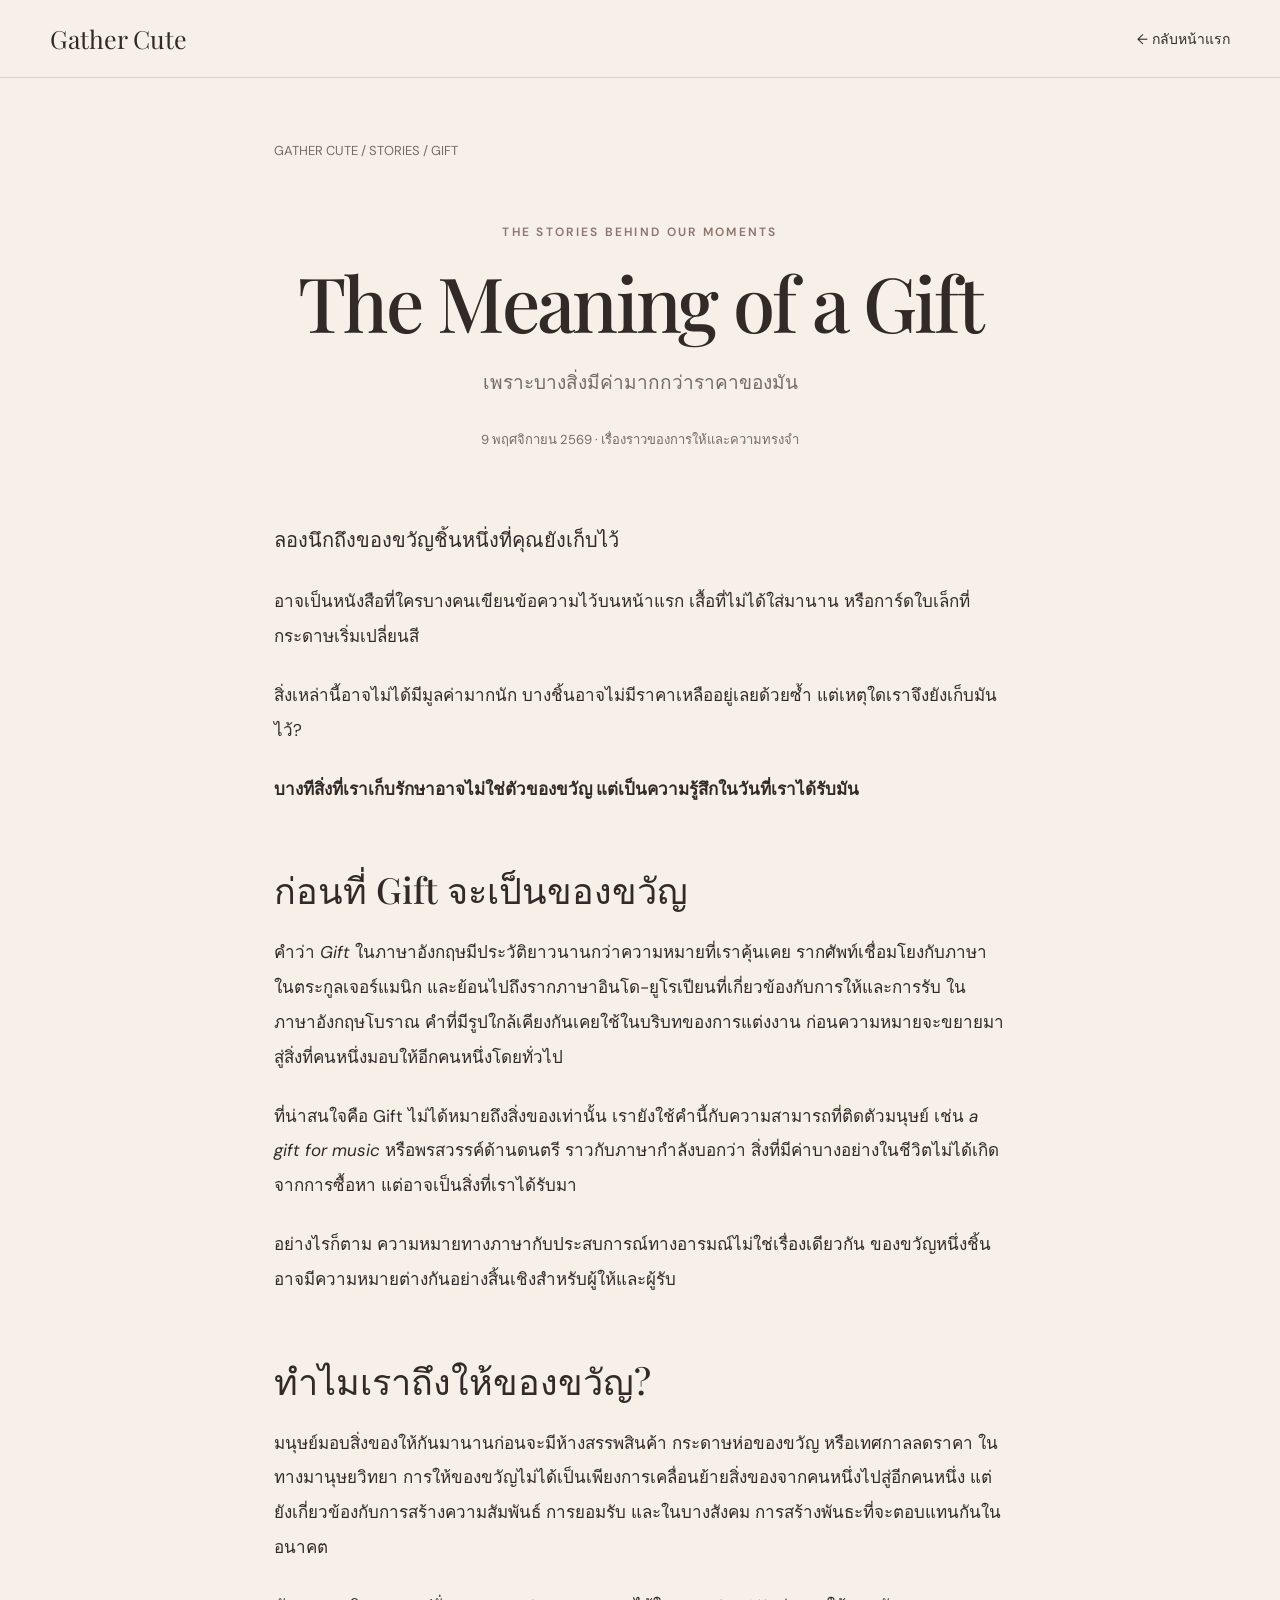
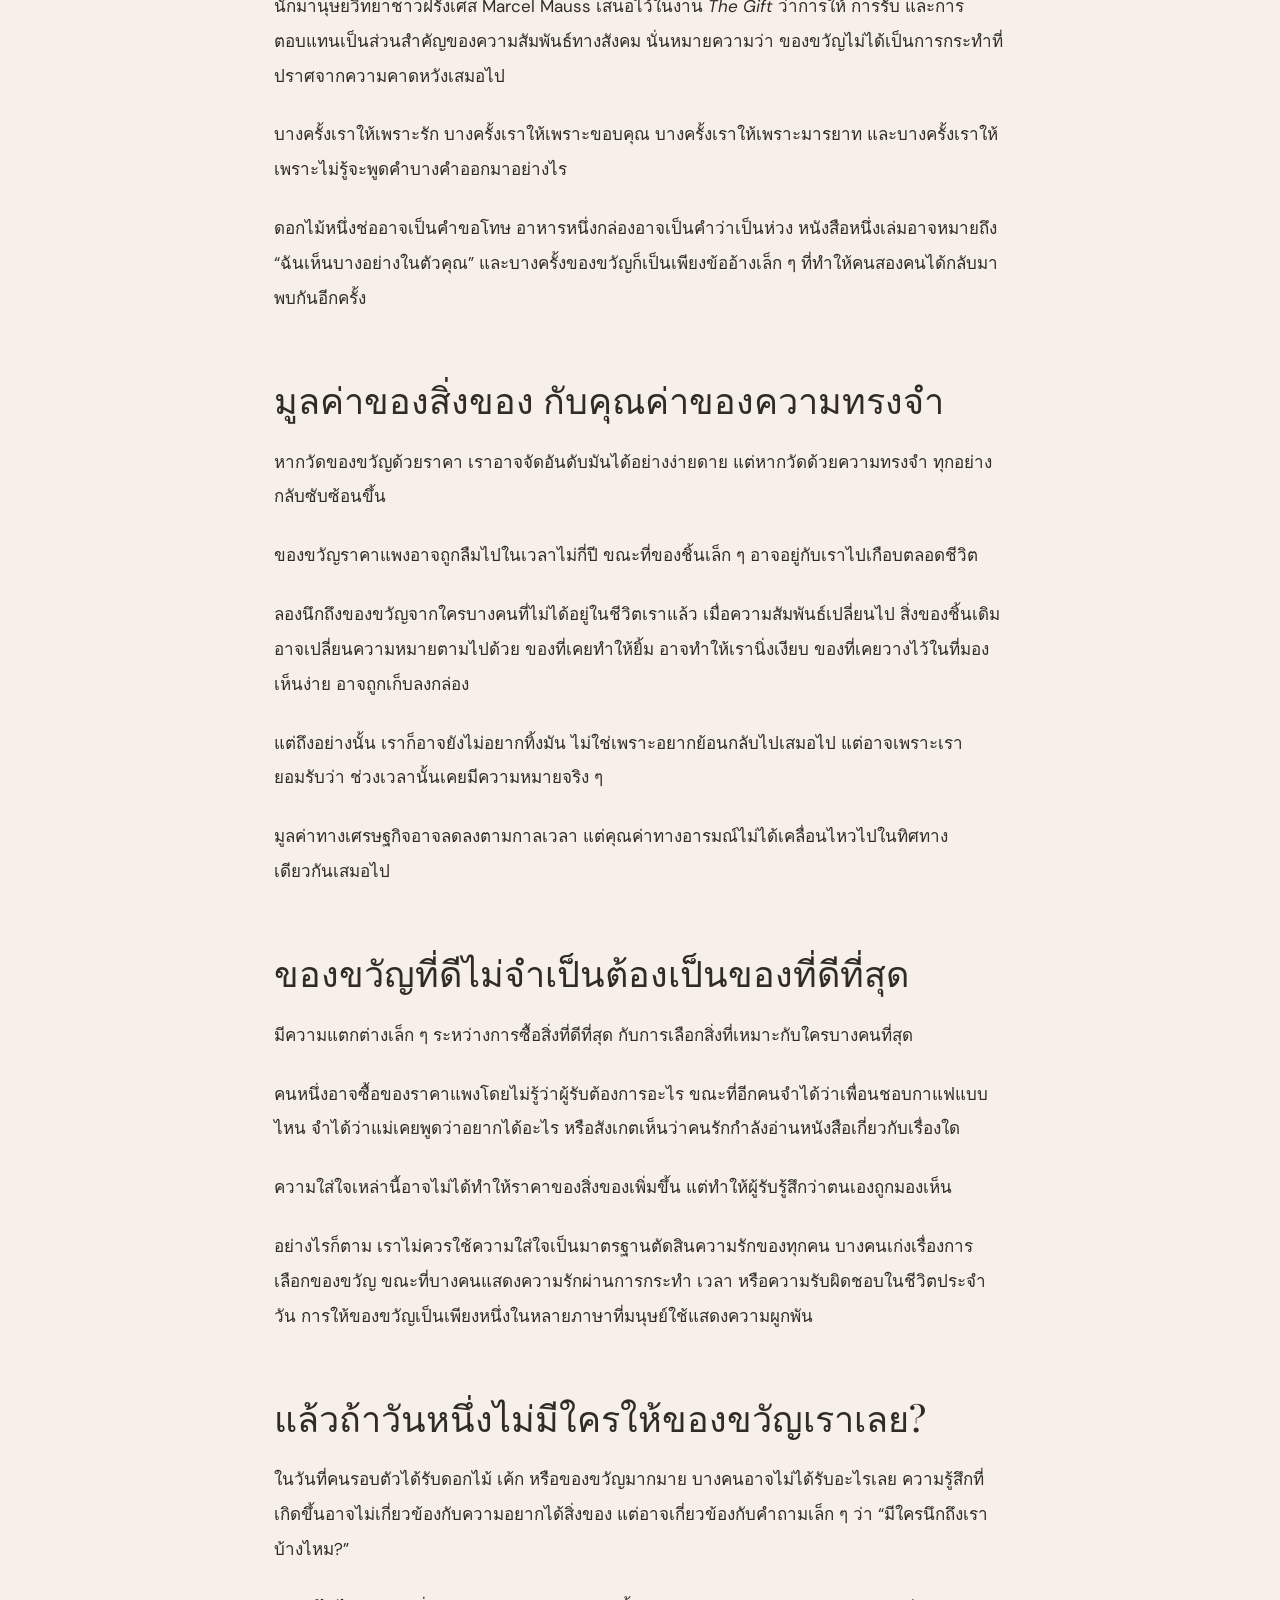
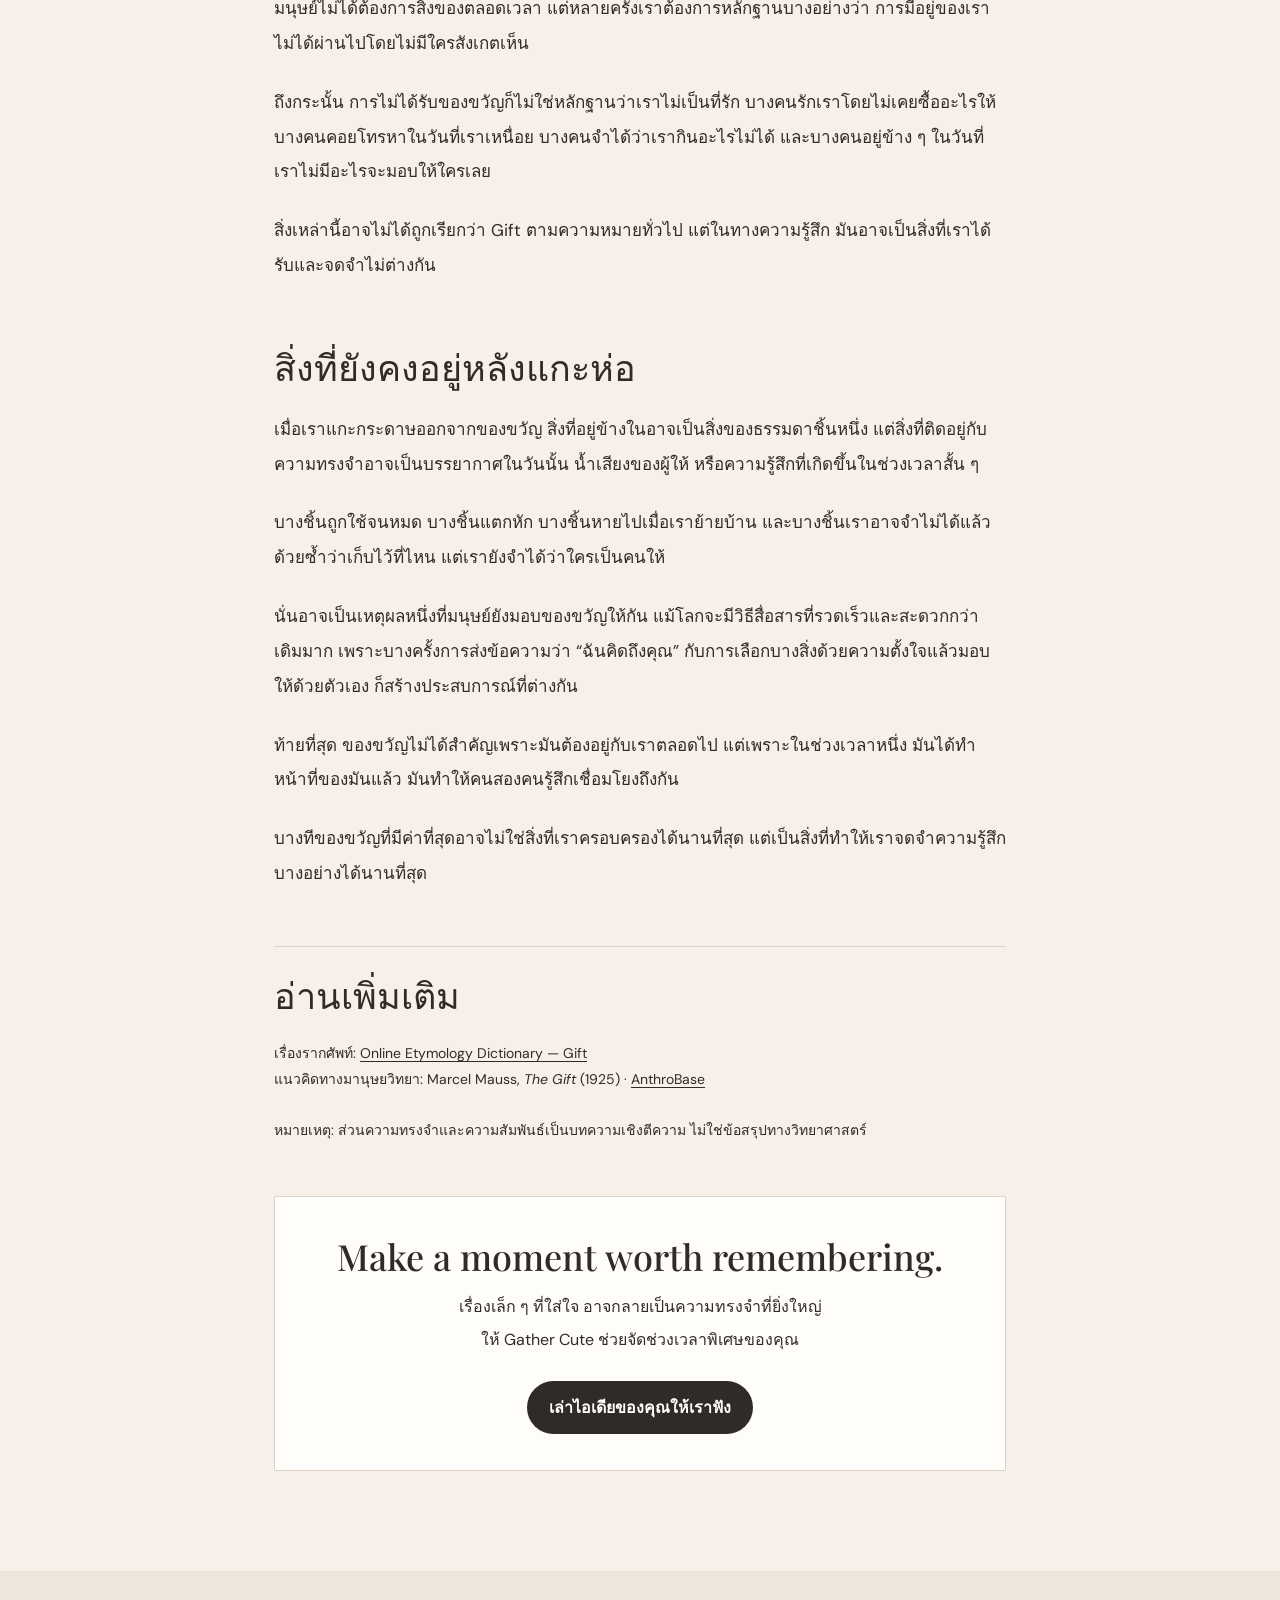
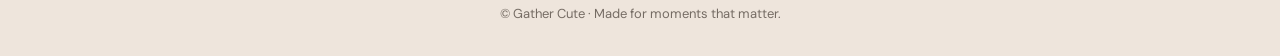
<file: the-meaning-of-a-gift.html>
<!DOCTYPE html>
<html lang="th"><head><meta charset="UTF-8"><meta name="viewport" content="width=device-width, initial-scale=1.0">
<title>The Meaning of a Gift | เรื่องราวของของขวัญและความทรงจำ | Gather Cute</title>
<meta name="description" content="ทำไมเรายังเก็บของขวัญบางชิ้นไว้? สำรวจรากศัพท์ Gift ความหมายของการให้ และความทรงจำที่มีค่ามากกว่าราคา ผ่านบทความจาก Gather Cute">
<meta name="robots" content="index,follow"><link rel="canonical" href="https://gather-cute.vercel.app/the-meaning-of-a-gift.html">
<meta property="og:type" content="article"><meta property="og:title" content="The Meaning of a Gift — เพราะบางสิ่งมีค่ามากกว่าราคาของมัน"><meta property="og:description" content="บางทีสิ่งที่เราเก็บรักษาอาจไม่ใช่ตัวของขวัญ แต่เป็นความรู้สึกในวันที่เราได้รับมัน"><meta property="og:url" content="https://gather-cute.vercel.app/the-meaning-of-a-gift.html">
<link rel="preconnect" href="https://fonts.googleapis.com"><link rel="preconnect" href="https://fonts.gstatic.com" crossorigin><link href="https://fonts.googleapis.com/css2?family=DM+Sans:wght@400;500;600&family=Playfair+Display:ital,wght@0,500;0,600;1,500&display=swap" rel="stylesheet">
<link rel="stylesheet" href="/styles.css">
<style>.gc-article{max-width:780px;margin:auto;padding:64px 24px 100px}.gc-article .crumb{font-size:13px;color:#756c64}.gc-article header{text-align:center;padding:65px 0 44px}.gc-article .eyebrow{letter-spacing:.19em;font-size:12px}.gc-article h1{font:500 clamp(43px,7vw,76px)/1.1 'Playfair Display',serif;letter-spacing:-.035em;margin:20px 0}.gc-article .subtitle{font-size:19px;color:#756c64}.gc-article .lead{font-size:20px;line-height:1.95}.gc-article section{margin-top:60px}.gc-article h2{font:500 clamp(27px,4vw,36px)/1.3 'Playfair Display',serif;margin:0 0 22px}.gc-article p{font-size:17px;line-height:2.05;margin:0 0 24px}.gc-article .closing{font:italic 500 25px/1.65 'Playfair Display',serif;text-align:center;padding:26px 0}.gc-article .references{border-top:1px solid #ddd2c7;padding-top:24px;margin-top:55px}.gc-article .references p{font-size:14px;line-height:1.9}.gc-article a:not(.btn){text-decoration:underline;text-underline-offset:3px}.gc-article .action{background:#fffdf9;padding:36px 26px;text-align:center;margin-top:52px;border:1px solid #ddd2c7}.gc-article .action h2{margin-bottom:12px}.gc-article .action p{font-size:16px}.gc-article .action .btn{background:#302b27;color:#fff;border:0}.gc-mininav{padding:22px 0;border-bottom:1px solid #ddd2c7}.gc-mininav .container{display:flex;align-items:center;justify-content:space-between;gap:15px}.gc-mininav .brand{font-size:25px}.gc-mininav a:last-child{font-size:14px}.gc-footer{text-align:center;padding:34px 18px;background:#eee5dc;font-size:13px;color:#756c64}@media(max-width:600px){.gc-article{padding-top:30px}.gc-article header{padding:44px 0 24px}.gc-article p{font-size:16px}.gc-article .lead{font-size:18px}}</style>
<script type="application/ld+json">{"@context":"https://schema.org","@type":"Article","headline":"The Meaning of a Gift — เพราะบางสิ่งมีค่ามากกว่าราคาของมัน","description":"ความหมายของของขวัญ ความทรงจำ และรากศัพท์ gift","datePublished":"2026-11-09","inLanguage":"th-TH","author":{"@type":"Organization","name":"Gather Cute"},"publisher":{"@type":"Organization","name":"Gather Cute"},"mainEntityOfPage":"https://gather-cute.vercel.app/the-meaning-of-a-gift.html"}</script>
</head><body><nav class="gc-mininav" aria-label="Main navigation"><div class="container"><a class="brand" href="/">Gather Cute</a><a href="/">← กลับหน้าแรก</a></div></nav>
<main><article class="gc-article"><div class="crumb">GATHER CUTE / STORIES / GIFT</div>
<header><div class="eyebrow">THE STORIES BEHIND OUR MOMENTS</div><h1>The Meaning of a Gift</h1><p class="subtitle">เพราะบางสิ่งมีค่ามากกว่าราคาของมัน</p><p class="crumb">9 พฤศจิกายน 2569 · เรื่องราวของการให้และความทรงจำ</p></header>
<p class="lead">ลองนึกถึงของขวัญชิ้นหนึ่งที่คุณยังเก็บไว้</p>
<p>อาจเป็นหนังสือที่ใครบางคนเขียนข้อความไว้บนหน้าแรก เสื้อที่ไม่ได้ใส่มานาน หรือการ์ดใบเล็กที่กระดาษเริ่มเปลี่ยนสี</p>
<p>สิ่งเหล่านี้อาจไม่ได้มีมูลค่ามากนัก บางชิ้นอาจไม่มีราคาเหลืออยู่เลยด้วยซ้ำ แต่เหตุใดเราจึงยังเก็บมันไว้?</p>
<p><strong>บางทีสิ่งที่เราเก็บรักษาอาจไม่ใช่ตัวของขวัญ แต่เป็นความรู้สึกในวันที่เราได้รับมัน</strong></p>
<section aria-labelledby="section-0"><h2 id="section-0">ก่อนที่ Gift จะเป็นของขวัญ</h2><p>คำว่า <em>Gift</em> ในภาษาอังกฤษมีประวัติยาวนานกว่าความหมายที่เราคุ้นเคย รากศัพท์เชื่อมโยงกับภาษาในตระกูลเจอร์แมนิก และย้อนไปถึงรากภาษาอินโด-ยูโรเปียนที่เกี่ยวข้องกับการให้และการรับ ในภาษาอังกฤษโบราณ คำที่มีรูปใกล้เคียงกันเคยใช้ในบริบทของการแต่งงาน ก่อนความหมายจะขยายมาสู่สิ่งที่คนหนึ่งมอบให้อีกคนหนึ่งโดยทั่วไป</p>
<p>ที่น่าสนใจคือ Gift ไม่ได้หมายถึงสิ่งของเท่านั้น เรายังใช้คำนี้กับความสามารถที่ติดตัวมนุษย์ เช่น <em>a gift for music</em> หรือพรสวรรค์ด้านดนตรี ราวกับภาษากำลังบอกว่า สิ่งที่มีค่าบางอย่างในชีวิตไม่ได้เกิดจากการซื้อหา แต่อาจเป็นสิ่งที่เราได้รับมา</p>
<p>อย่างไรก็ตาม ความหมายทางภาษากับประสบการณ์ทางอารมณ์ไม่ใช่เรื่องเดียวกัน ของขวัญหนึ่งชิ้นอาจมีความหมายต่างกันอย่างสิ้นเชิงสำหรับผู้ให้และผู้รับ</p></section>
<section aria-labelledby="section-1"><h2 id="section-1">ทำไมเราถึงให้ของขวัญ?</h2><p>มนุษย์มอบสิ่งของให้กันมานานก่อนจะมีห้างสรรพสินค้า กระดาษห่อของขวัญ หรือเทศกาลลดราคา ในทางมานุษยวิทยา การให้ของขวัญไม่ได้เป็นเพียงการเคลื่อนย้ายสิ่งของจากคนหนึ่งไปสู่อีกคนหนึ่ง แต่ยังเกี่ยวข้องกับการสร้างความสัมพันธ์ การยอมรับ และในบางสังคม การสร้างพันธะที่จะตอบแทนกันในอนาคต</p>
<p>นักมานุษยวิทยาชาวฝรั่งเศส Marcel Mauss เสนอไว้ในงาน <em>The Gift</em> ว่าการให้ การรับ และการตอบแทนเป็นส่วนสำคัญของความสัมพันธ์ทางสังคม นั่นหมายความว่า ของขวัญไม่ได้เป็นการกระทำที่ปราศจากความคาดหวังเสมอไป</p>
<p>บางครั้งเราให้เพราะรัก บางครั้งเราให้เพราะขอบคุณ บางครั้งเราให้เพราะมารยาท และบางครั้งเราให้เพราะไม่รู้จะพูดคำบางคำออกมาอย่างไร</p>
<p>ดอกไม้หนึ่งช่ออาจเป็นคำขอโทษ อาหารหนึ่งกล่องอาจเป็นคำว่าเป็นห่วง หนังสือหนึ่งเล่มอาจหมายถึง “ฉันเห็นบางอย่างในตัวคุณ” และบางครั้งของขวัญก็เป็นเพียงข้ออ้างเล็ก ๆ ที่ทำให้คนสองคนได้กลับมาพบกันอีกครั้ง</p></section>
<section aria-labelledby="section-2"><h2 id="section-2">มูลค่าของสิ่งของ กับคุณค่าของความทรงจำ</h2><p>หากวัดของขวัญด้วยราคา เราอาจจัดอันดับมันได้อย่างง่ายดาย แต่หากวัดด้วยความทรงจำ ทุกอย่างกลับซับซ้อนขึ้น</p>
<p>ของขวัญราคาแพงอาจถูกลืมไปในเวลาไม่กี่ปี ขณะที่ของชิ้นเล็ก ๆ อาจอยู่กับเราไปเกือบตลอดชีวิต</p>
<p>ลองนึกถึงของขวัญจากใครบางคนที่ไม่ได้อยู่ในชีวิตเราแล้ว เมื่อความสัมพันธ์เปลี่ยนไป สิ่งของชิ้นเดิมอาจเปลี่ยนความหมายตามไปด้วย ของที่เคยทำให้ยิ้ม อาจทำให้เรานิ่งเงียบ ของที่เคยวางไว้ในที่มองเห็นง่าย อาจถูกเก็บลงกล่อง</p>
<p>แต่ถึงอย่างนั้น เราก็อาจยังไม่อยากทิ้งมัน ไม่ใช่เพราะอยากย้อนกลับไปเสมอไป แต่อาจเพราะเรายอมรับว่า ช่วงเวลานั้นเคยมีความหมายจริง ๆ</p>
<p>มูลค่าทางเศรษฐกิจอาจลดลงตามกาลเวลา แต่คุณค่าทางอารมณ์ไม่ได้เคลื่อนไหวไปในทิศทางเดียวกันเสมอไป</p></section>
<section aria-labelledby="section-3"><h2 id="section-3">ของขวัญที่ดีไม่จำเป็นต้องเป็นของที่ดีที่สุด</h2><p>มีความแตกต่างเล็ก ๆ ระหว่างการซื้อสิ่งที่ดีที่สุด กับการเลือกสิ่งที่เหมาะกับใครบางคนที่สุด</p>
<p>คนหนึ่งอาจซื้อของราคาแพงโดยไม่รู้ว่าผู้รับต้องการอะไร ขณะที่อีกคนจำได้ว่าเพื่อนชอบกาแฟแบบไหน จำได้ว่าแม่เคยพูดว่าอยากได้อะไร หรือสังเกตเห็นว่าคนรักกำลังอ่านหนังสือเกี่ยวกับเรื่องใด</p>
<p>ความใส่ใจเหล่านี้อาจไม่ได้ทำให้ราคาของสิ่งของเพิ่มขึ้น แต่ทำให้ผู้รับรู้สึกว่าตนเองถูกมองเห็น</p>
<p>อย่างไรก็ตาม เราไม่ควรใช้ความใส่ใจเป็นมาตรฐานตัดสินความรักของทุกคน บางคนเก่งเรื่องการเลือกของขวัญ ขณะที่บางคนแสดงความรักผ่านการกระทำ เวลา หรือความรับผิดชอบในชีวิตประจำวัน การให้ของขวัญเป็นเพียงหนึ่งในหลายภาษาที่มนุษย์ใช้แสดงความผูกพัน</p></section>
<section aria-labelledby="section-4"><h2 id="section-4">แล้วถ้าวันหนึ่งไม่มีใครให้ของขวัญเราเลย?</h2><p>ในวันที่คนรอบตัวได้รับดอกไม้ เค้ก หรือของขวัญมากมาย บางคนอาจไม่ได้รับอะไรเลย ความรู้สึกที่เกิดขึ้นอาจไม่เกี่ยวข้องกับความอยากได้สิ่งของ แต่อาจเกี่ยวข้องกับคำถามเล็ก ๆ ว่า “มีใครนึกถึงเราบ้างไหม?”</p>
<p>มนุษย์ไม่ได้ต้องการสิ่งของตลอดเวลา แต่หลายครั้งเราต้องการหลักฐานบางอย่างว่า การมีอยู่ของเราไม่ได้ผ่านไปโดยไม่มีใครสังเกตเห็น</p>
<p>ถึงกระนั้น การไม่ได้รับของขวัญก็ไม่ใช่หลักฐานว่าเราไม่เป็นที่รัก บางคนรักเราโดยไม่เคยซื้ออะไรให้ บางคนคอยโทรหาในวันที่เราเหนื่อย บางคนจำได้ว่าเรากินอะไรไม่ได้ และบางคนอยู่ข้าง ๆ ในวันที่เราไม่มีอะไรจะมอบให้ใครเลย</p>
<p>สิ่งเหล่านี้อาจไม่ได้ถูกเรียกว่า Gift ตามความหมายทั่วไป แต่ในทางความรู้สึก มันอาจเป็นสิ่งที่เราได้รับและจดจำไม่ต่างกัน</p></section>
<section aria-labelledby="section-5"><h2 id="section-5">สิ่งที่ยังคงอยู่หลังแกะห่อ</h2><p>เมื่อเราแกะกระดาษออกจากของขวัญ สิ่งที่อยู่ข้างในอาจเป็นสิ่งของธรรมดาชิ้นหนึ่ง แต่สิ่งที่ติดอยู่กับความทรงจำอาจเป็นบรรยากาศในวันนั้น น้ำเสียงของผู้ให้ หรือความรู้สึกที่เกิดขึ้นในช่วงเวลาสั้น ๆ</p>
<p>บางชิ้นถูกใช้จนหมด บางชิ้นแตกหัก บางชิ้นหายไปเมื่อเราย้ายบ้าน และบางชิ้นเราอาจจำไม่ได้แล้วด้วยซ้ำว่าเก็บไว้ที่ไหน แต่เรายังจำได้ว่าใครเป็นคนให้</p>
<p>นั่นอาจเป็นเหตุผลหนึ่งที่มนุษย์ยังมอบของขวัญให้กัน แม้โลกจะมีวิธีสื่อสารที่รวดเร็วและสะดวกกว่าเดิมมาก เพราะบางครั้งการส่งข้อความว่า “ฉันคิดถึงคุณ” กับการเลือกบางสิ่งด้วยความตั้งใจแล้วมอบให้ด้วยตัวเอง ก็สร้างประสบการณ์ที่ต่างกัน</p>
<p>ท้ายที่สุด ของขวัญไม่ได้สำคัญเพราะมันต้องอยู่กับเราตลอดไป แต่เพราะในช่วงเวลาหนึ่ง มันได้ทำหน้าที่ของมันแล้ว มันทำให้คนสองคนรู้สึกเชื่อมโยงถึงกัน</p>
<p>บางทีของขวัญที่มีค่าที่สุดอาจไม่ใช่สิ่งที่เราครอบครองได้นานที่สุด แต่เป็นสิ่งที่ทำให้เราจดจำความรู้สึกบางอย่างได้นานที่สุด</p></section>
<aside class="references"><h2>อ่านเพิ่มเติม</h2><p>เรื่องรากศัพท์: <a href="https://www.etymonline.com/word/gift" target="_blank" rel="noopener noreferrer">Online Etymology Dictionary — Gift</a><br>แนวคิดทางมานุษยวิทยา: Marcel Mauss, <em>The Gift</em> (1925) · <a href="https://anthrobase.net/Dic/eng/pers/mauss_marcel.htm" target="_blank" rel="noopener noreferrer">AnthroBase</a></p><p>หมายเหตุ: ส่วนความทรงจำและความสัมพันธ์เป็นบทความเชิงตีความ ไม่ใช่ข้อสรุปทางวิทยาศาสตร์</p></aside>
<div class="action"><h2>Make a moment worth remembering.</h2><p>เรื่องเล็ก ๆ ที่ใส่ใจ อาจกลายเป็นความทรงจำที่ยิ่งใหญ่<br>ให้ Gather Cute ช่วยจัดช่วงเวลาพิเศษของคุณ</p><a class="btn" href="/#contact">เล่าไอเดียของคุณให้เราฟัง</a></div>
</article></main><footer class="gc-footer">© Gather Cute · Made for moments that matter.</footer></body></html>
</file>
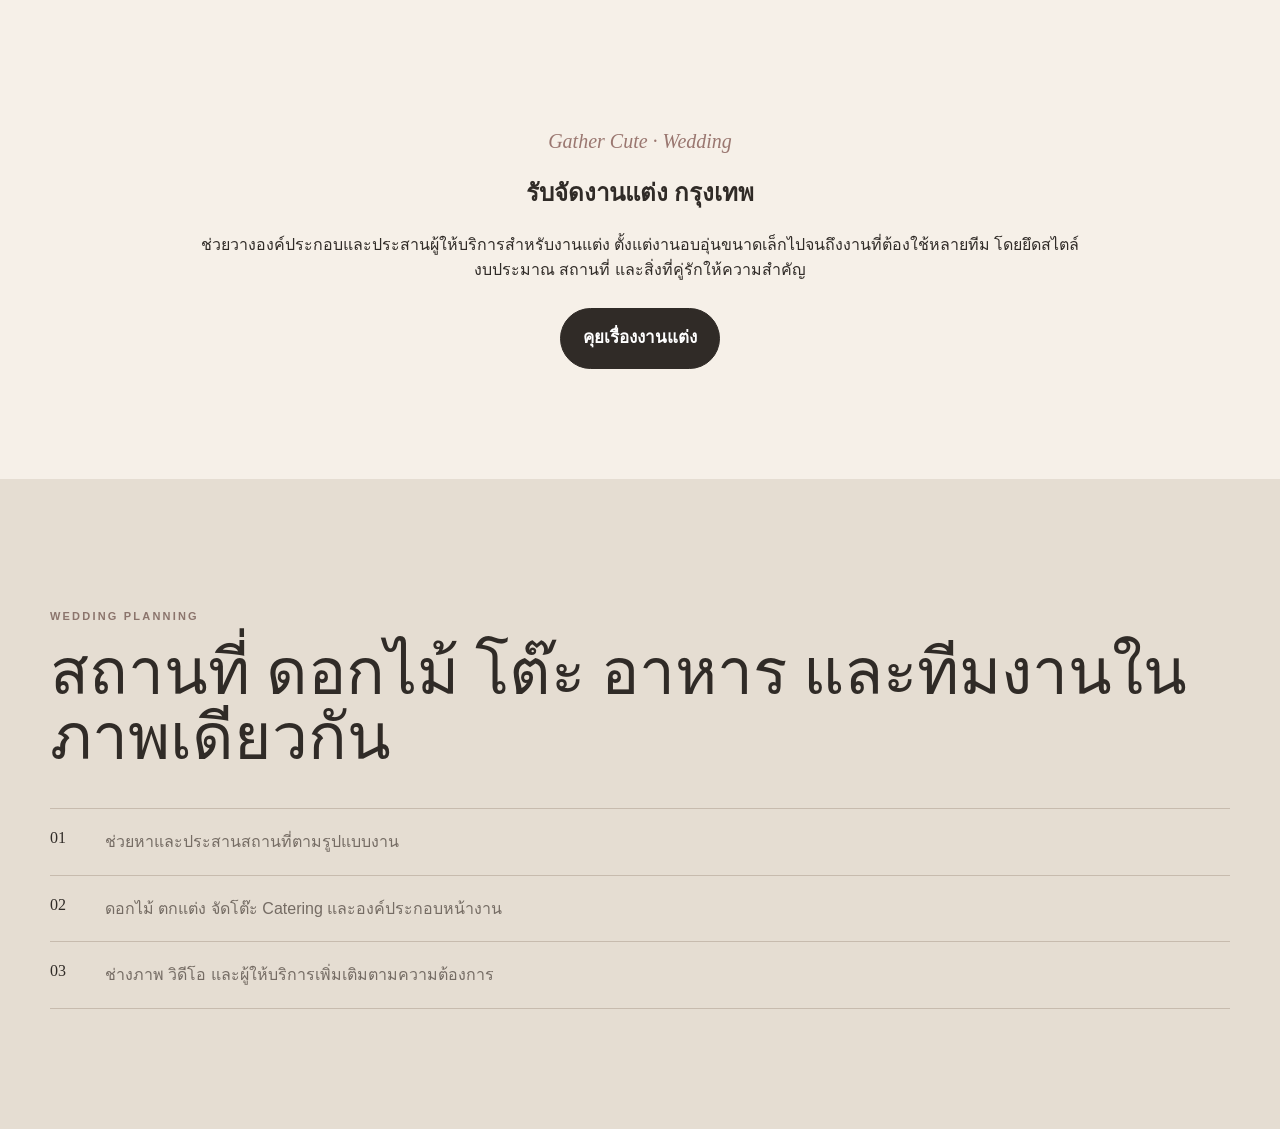
<file: wedding.html>
<!DOCTYPE html><html lang="th"><head><meta charset="UTF-8"><meta name="viewport" content="width=device-width,initial-scale=1"><title>รับจัดงานแต่ง กรุงเทพ | Wedding Planner | Gather Cute</title><meta name="description" content="รับจัดงานแต่งและช่วยประสานงานแต่งในกรุงเทพ ตั้งแต่สถานที่ ดอกไม้ ตกแต่ง จัดโต๊ะ อาหาร ช่างภาพ ไปจนถึงผู้ให้บริการที่เหมาะกับรูปแบบและงบของคู่รัก"><meta name="robots" content="index,follow,max-image-preview:large"><link rel="canonical" href="https://gather-cute.vercel.app/wedding.html"><link rel="alternate" hreflang="th" href="https://gather-cute.vercel.app/wedding.html"><link rel="alternate" hreflang="en" href="https://gather-cute.vercel.app/en/wedding-planner.html"><link rel="stylesheet" href="styles.css"><script type="application/ld+json">{"@context":"https://schema.org","@type":"Service","name":"รับจัดงานแต่ง กรุงเทพ","serviceType":"Wedding planning and wedding coordination","provider":{"@type":"Organization","name":"Gather Cute","url":"https://gather-cute.vercel.app/"},"areaServed":{"@type":"City","name":"Bangkok"}}</script></head><body><main><section class="intro container" style="padding-top:110px"><p class="script-line">Gather Cute · Wedding</p><h1>รับจัดงานแต่ง กรุงเทพ</h1><p>ช่วยวางองค์ประกอบและประสานผู้ให้บริการสำหรับงานแต่ง ตั้งแต่งานอบอุ่นขนาดเล็กไปจนถึงงานที่ต้องใช้หลายทีม โดยยึดสไตล์ งบประมาณ สถานที่ และสิ่งที่คู่รักให้ความสำคัญ</p><p><a class="btn primary" href="/#contact">คุยเรื่องงานแต่ง</a></p></section><section class="mood-section"><div class="container"><div class="mood-copy"><p class="eyebrow">Wedding planning</p><h2>สถานที่ ดอกไม้ โต๊ะ อาหาร และทีมงานในภาพเดียวกัน</h2><div class="steps"><div><strong>01</strong><p>ช่วยหาและประสานสถานที่ตามรูปแบบงาน</p></div><div><strong>02</strong><p>ดอกไม้ ตกแต่ง จัดโต๊ะ Catering และองค์ประกอบหน้างาน</p></div><div><strong>03</strong><p>ช่างภาพ วิดีโอ และผู้ให้บริการเพิ่มเติมตามความต้องการ</p></div></div></div></div></section></main></body></html>
</file>
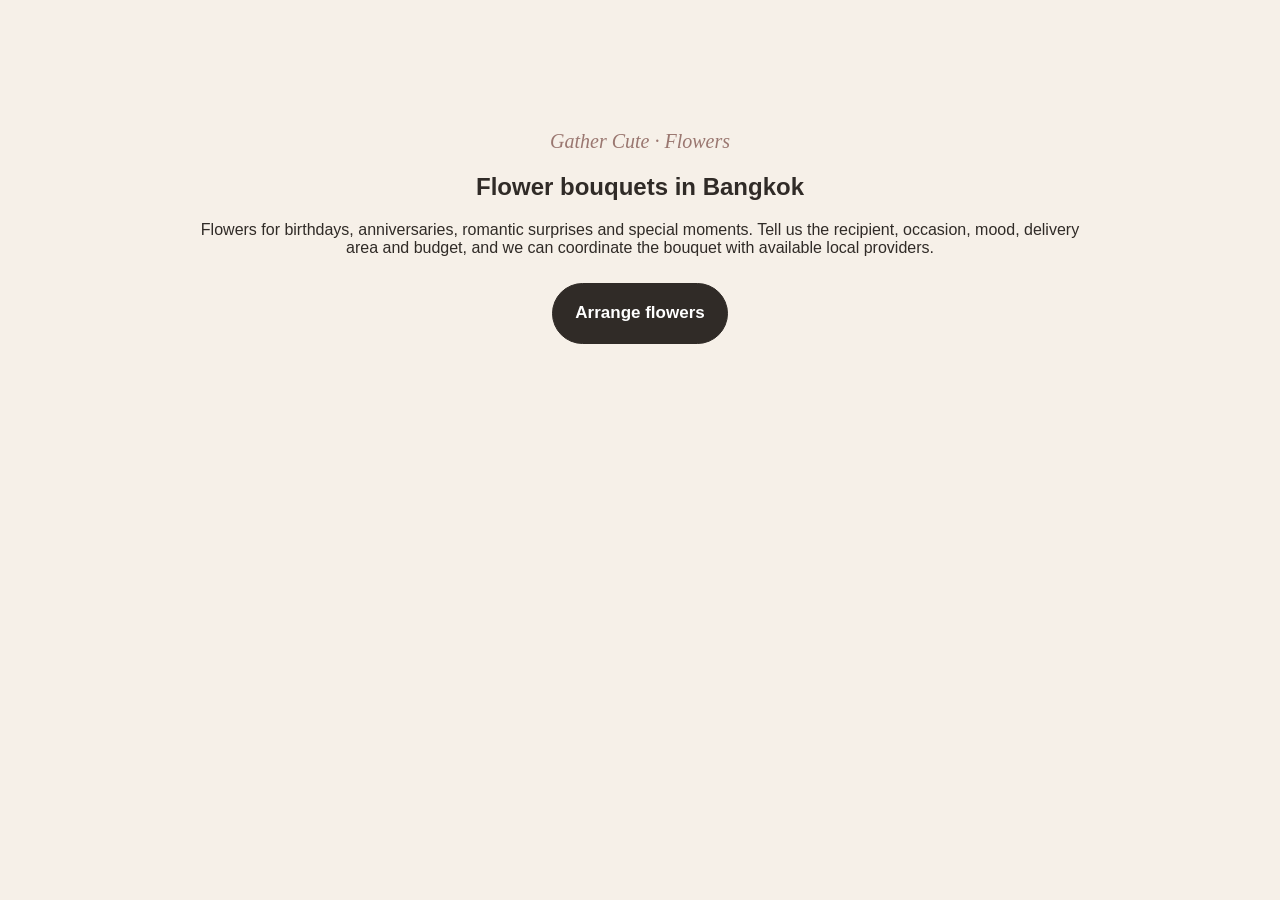
<file: en/flower-bouquet.html>
<!DOCTYPE html><html lang="en"><head><meta charset="UTF-8"><meta name="viewport" content="width=device-width,initial-scale=1"><title>Flower Bouquet Bangkok | Romantic Flowers & Special Occasions | Gather Cute</title><meta name="description" content="Flower bouquets in Bangkok for birthdays, anniversaries, romantic surprises and special occasions. Gather Cute can coordinate bouquets and flowers with other surprise or event details."><meta name="robots" content="index,follow,max-image-preview:large"><link rel="canonical" href="https://gather-cute.vercel.app/en/flower-bouquet.html"><link rel="alternate" hreflang="en" href="https://gather-cute.vercel.app/en/flower-bouquet.html"><link rel="alternate" hreflang="th" href="https://gather-cute.vercel.app/flowers.html"><link rel="stylesheet" href="../styles.css"><script type="application/ld+json">{"@context":"https://schema.org","@type":"Service","name":"Flower Bouquet Bangkok","serviceType":"Flower bouquet and occasion flowers","provider":{"@type":"Organization","name":"Gather Cute","url":"https://gather-cute.vercel.app/"},"areaServed":{"@type":"City","name":"Bangkok"}}</script></head><body><main><section class="intro container" style="padding-top:110px"><p class="script-line">Gather Cute · Flowers</p><h1>Flower bouquets in Bangkok</h1><p>Flowers for birthdays, anniversaries, romantic surprises and special moments. Tell us the recipient, occasion, mood, delivery area and budget, and we can coordinate the bouquet with available local providers.</p><p><a class="btn primary" href="../#contact">Arrange flowers</a></p></section></main></body></html>
</file>
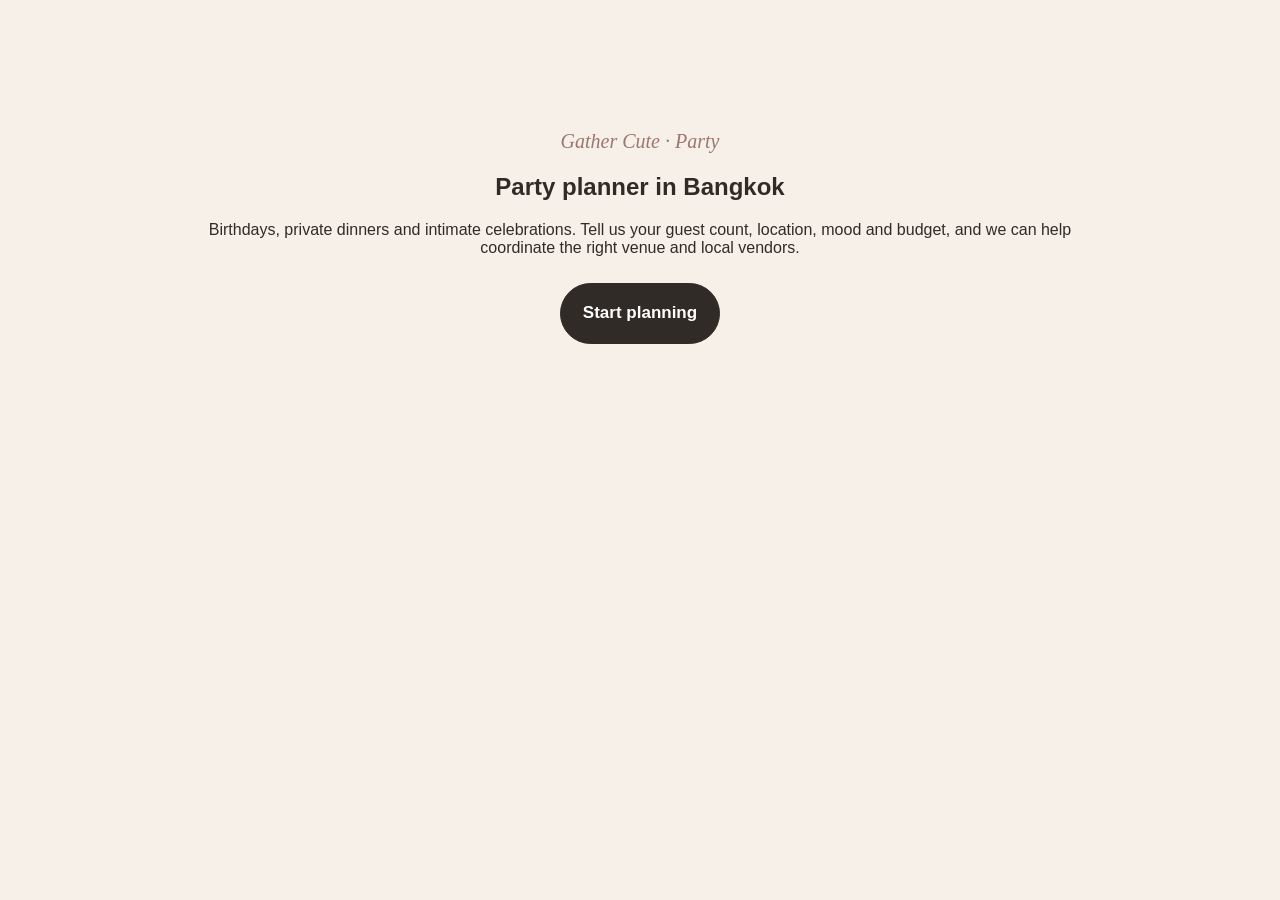
<file: en/party-planner.html>
<!DOCTYPE html><html lang="en"><head><meta charset="UTF-8"><meta name="viewport" content="width=device-width,initial-scale=1"><title>Party Planner Bangkok | Private Parties & Celebrations | Gather Cute</title><meta name="description" content="Party planner in Bangkok for birthdays, private dinners and celebrations. Gather Cute can coordinate venues, catering, flowers, decorations, table styling, photography and local vendors."><meta name="robots" content="index,follow,max-image-preview:large"><link rel="canonical" href="https://gather-cute.vercel.app/en/party-planner.html"><link rel="alternate" hreflang="en" href="https://gather-cute.vercel.app/en/party-planner.html"><link rel="alternate" hreflang="th" href="https://gather-cute.vercel.app/party.html"><link rel="stylesheet" href="../styles.css"><script type="application/ld+json">{"@context":"https://schema.org","@type":"Service","name":"Party Planner Bangkok","serviceType":"Party and private event planning","provider":{"@type":"Organization","name":"Gather Cute","url":"https://gather-cute.vercel.app/"},"areaServed":{"@type":"City","name":"Bangkok"}}</script></head><body><main><section class="intro container" style="padding-top:110px"><p class="script-line">Gather Cute · Party</p><h1>Party planner in Bangkok</h1><p>Birthdays, private dinners and intimate celebrations. Tell us your guest count, location, mood and budget, and we can help coordinate the right venue and local vendors.</p><p><a class="btn primary" href="../#contact">Start planning</a></p></section></main></body></html>
</file>
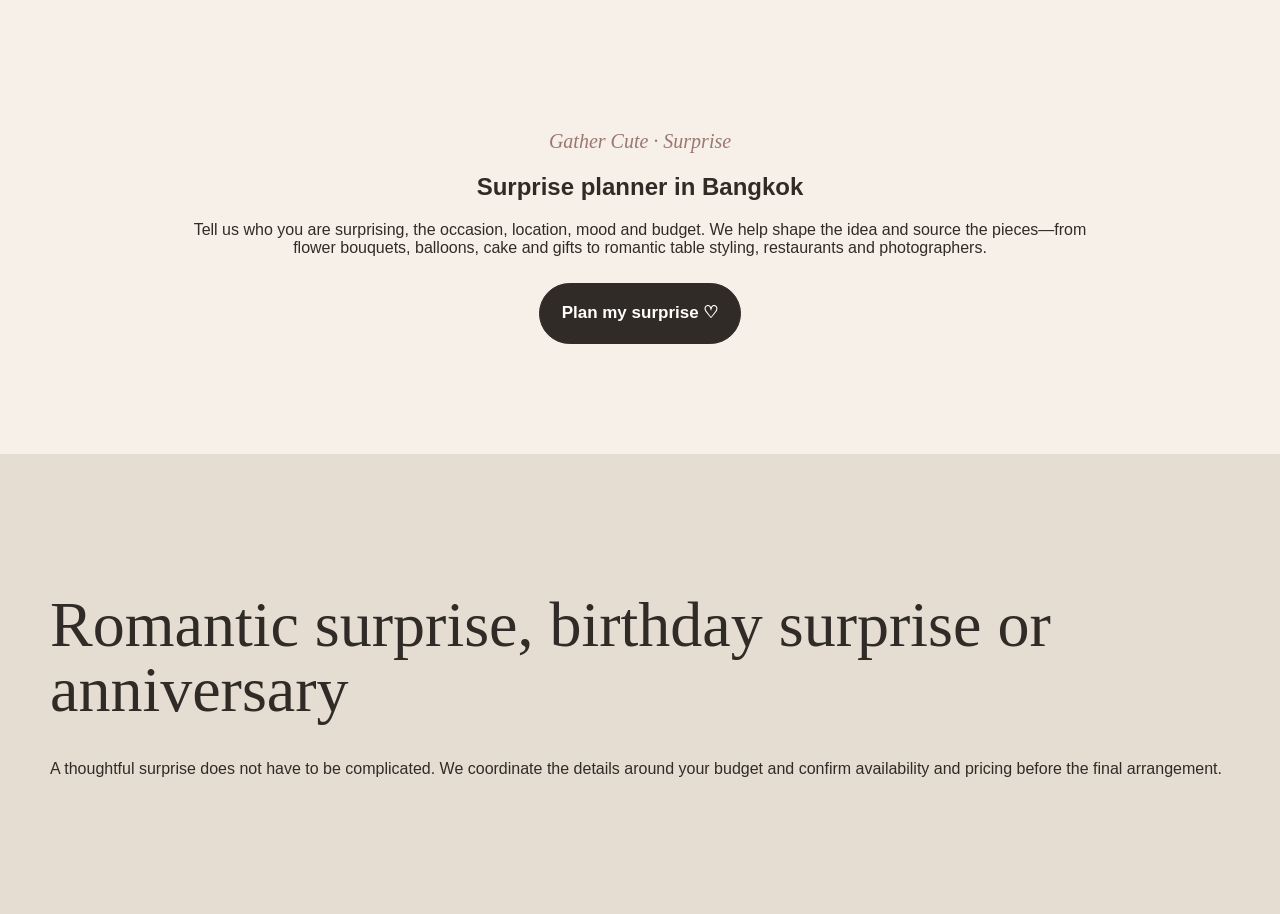
<file: en/surprise.html>
<!DOCTYPE html><html lang="en"><head><meta charset="UTF-8"><meta name="viewport" content="width=device-width,initial-scale=1"><title>Surprise Planner Bangkok | Romantic & Birthday Surprise | Gather Cute</title><meta name="description" content="Planning a surprise for your girlfriend, boyfriend or partner? Gather Cute arranges romantic surprises, birthday surprises, flowers, balloons, gifts, cakes and beautiful dinner table setups in Bangkok and through available local partners."><meta name="robots" content="index,follow,max-image-preview:large"><link rel="canonical" href="https://gather-cute.vercel.app/en/surprise.html"><link rel="alternate" hreflang="en" href="https://gather-cute.vercel.app/en/surprise.html"><link rel="alternate" hreflang="th" href="https://gather-cute.vercel.app/surprise.html"><link rel="stylesheet" href="../styles.css"><script type="application/ld+json">{"@context":"https://schema.org","@type":"Service","name":"Surprise Planner Bangkok","serviceType":"Romantic surprise and birthday surprise planning","provider":{"@type":"Organization","name":"Gather Cute","url":"https://gather-cute.vercel.app/"},"areaServed":{"@type":"City","name":"Bangkok"}}</script></head><body><main><section class="intro container" style="padding-top:110px"><p class="script-line">Gather Cute · Surprise</p><h1>Surprise planner in Bangkok</h1><p>Tell us who you are surprising, the occasion, location, mood and budget. We help shape the idea and source the pieces—from flower bouquets, balloons, cake and gifts to romantic table styling, restaurants and photographers.</p><p><a class="btn primary" href="../#contact">Plan my surprise ♡</a></p></section><section class="mood-section"><div class="container"><div class="mood-copy"><h2>Romantic surprise, birthday surprise or anniversary</h2><p>A thoughtful surprise does not have to be complicated. We coordinate the details around your budget and confirm availability and pricing before the final arrangement.</p></div></div></section></main></body></html>
</file>
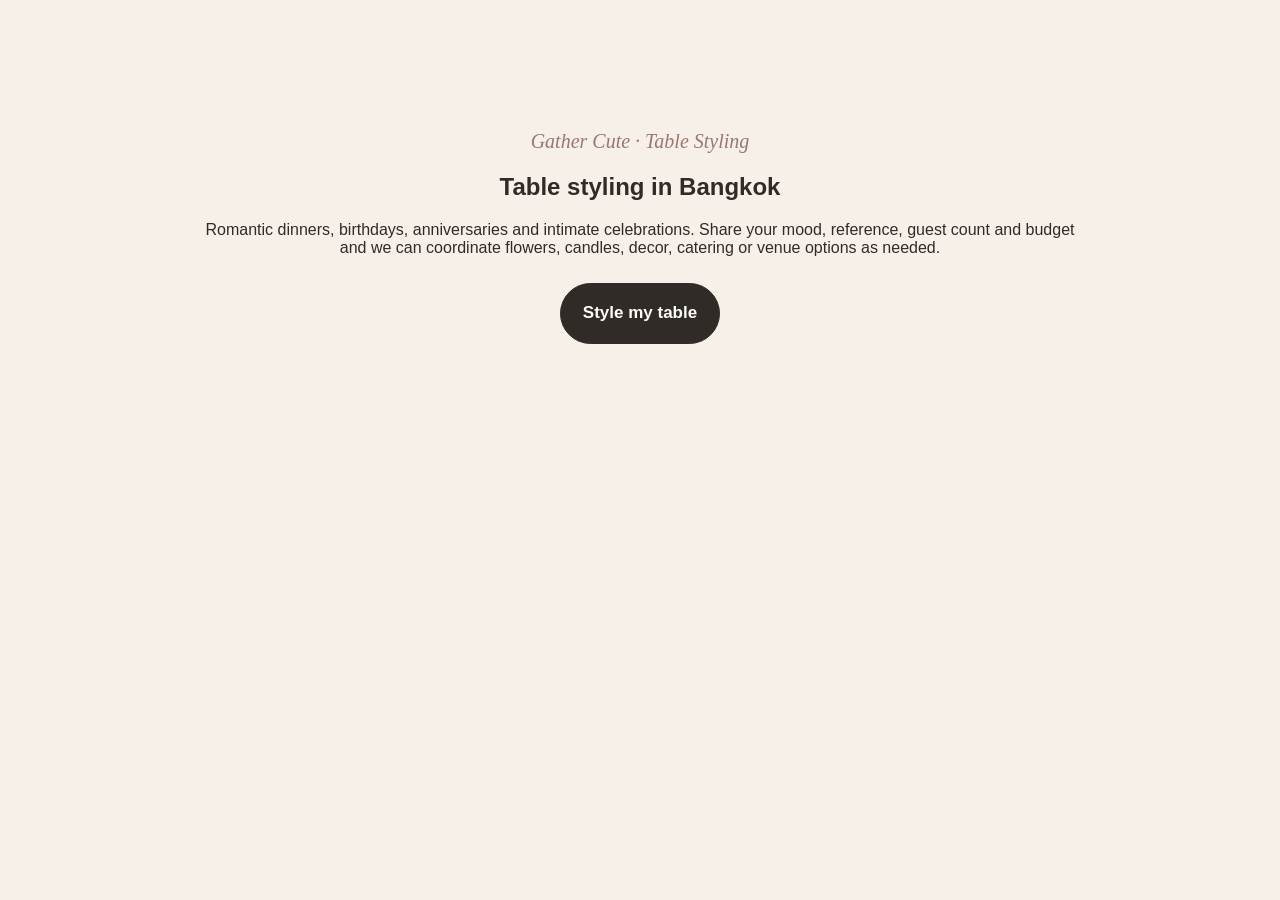
<file: en/table-styling.html>
<!DOCTYPE html><html lang="en"><head><meta charset="UTF-8"><meta name="viewport" content="width=device-width,initial-scale=1"><title>Table Styling Bangkok | Romantic Dinner Table Setup | Gather Cute</title><meta name="description" content="Beautiful table styling in Bangkok for romantic dinners, birthdays, anniversaries and private celebrations, with flowers, candles, decor and optional venue or catering coordination."><meta name="robots" content="index,follow,max-image-preview:large"><link rel="canonical" href="https://gather-cute.vercel.app/en/table-styling.html"><link rel="alternate" hreflang="en" href="https://gather-cute.vercel.app/en/table-styling.html"><link rel="alternate" hreflang="th" href="https://gather-cute.vercel.app/table-styling.html"><link rel="stylesheet" href="../styles.css"><script type="application/ld+json">{"@context":"https://schema.org","@type":"Service","name":"Table Styling Bangkok","serviceType":"Dinner table styling and romantic table setup","provider":{"@type":"Organization","name":"Gather Cute","url":"https://gather-cute.vercel.app/"},"areaServed":{"@type":"City","name":"Bangkok"}}</script></head><body><main><section class="intro container" style="padding-top:110px"><p class="script-line">Gather Cute · Table Styling</p><h1>Table styling in Bangkok</h1><p>Romantic dinners, birthdays, anniversaries and intimate celebrations. Share your mood, reference, guest count and budget and we can coordinate flowers, candles, decor, catering or venue options as needed.</p><p><a class="btn primary" href="../#contact">Style my table</a></p></section></main></body></html>
</file>
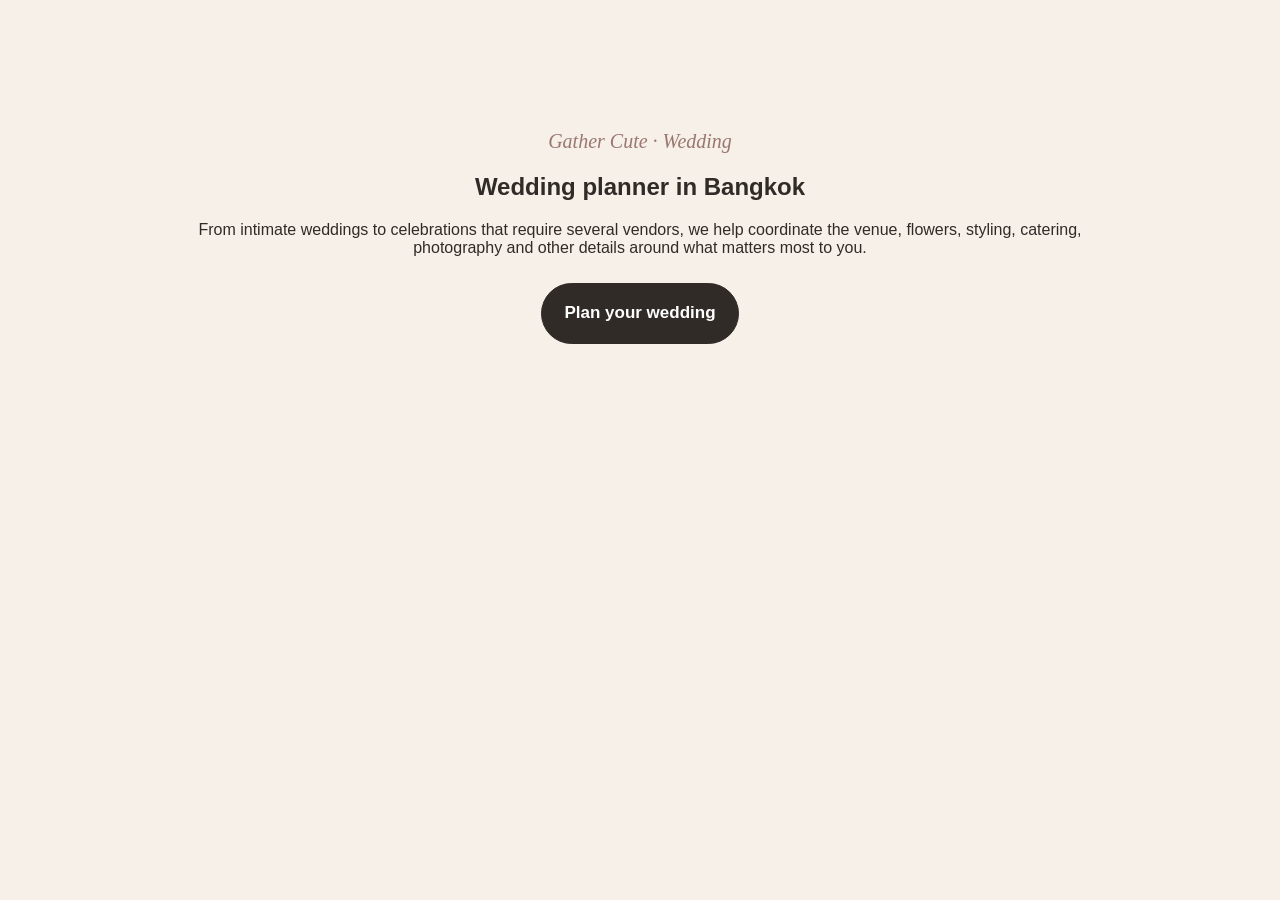
<file: en/wedding-planner.html>
<!DOCTYPE html><html lang="en"><head><meta charset="UTF-8"><meta name="viewport" content="width=device-width,initial-scale=1"><title>Wedding Planner Bangkok | Wedding Coordination | Gather Cute</title><meta name="description" content="Wedding planner and wedding coordination in Bangkok. Gather Cute helps source and coordinate venues, flowers, table styling, catering, decoration, photographers and other wedding vendors around your style and budget."><meta name="robots" content="index,follow,max-image-preview:large"><link rel="canonical" href="https://gather-cute.vercel.app/en/wedding-planner.html"><link rel="alternate" hreflang="en" href="https://gather-cute.vercel.app/en/wedding-planner.html"><link rel="alternate" hreflang="th" href="https://gather-cute.vercel.app/wedding.html"><link rel="stylesheet" href="../styles.css"><script type="application/ld+json">{"@context":"https://schema.org","@type":"Service","name":"Wedding Planner Bangkok","serviceType":"Wedding planning and coordination","provider":{"@type":"Organization","name":"Gather Cute","url":"https://gather-cute.vercel.app/"},"areaServed":{"@type":"City","name":"Bangkok"}}</script></head><body><main><section class="intro container" style="padding-top:110px"><p class="script-line">Gather Cute · Wedding</p><h1>Wedding planner in Bangkok</h1><p>From intimate weddings to celebrations that require several vendors, we help coordinate the venue, flowers, styling, catering, photography and other details around what matters most to you.</p><p><a class="btn primary" href="../#contact">Plan your wedding</a></p></section></main></body></html>
</file>
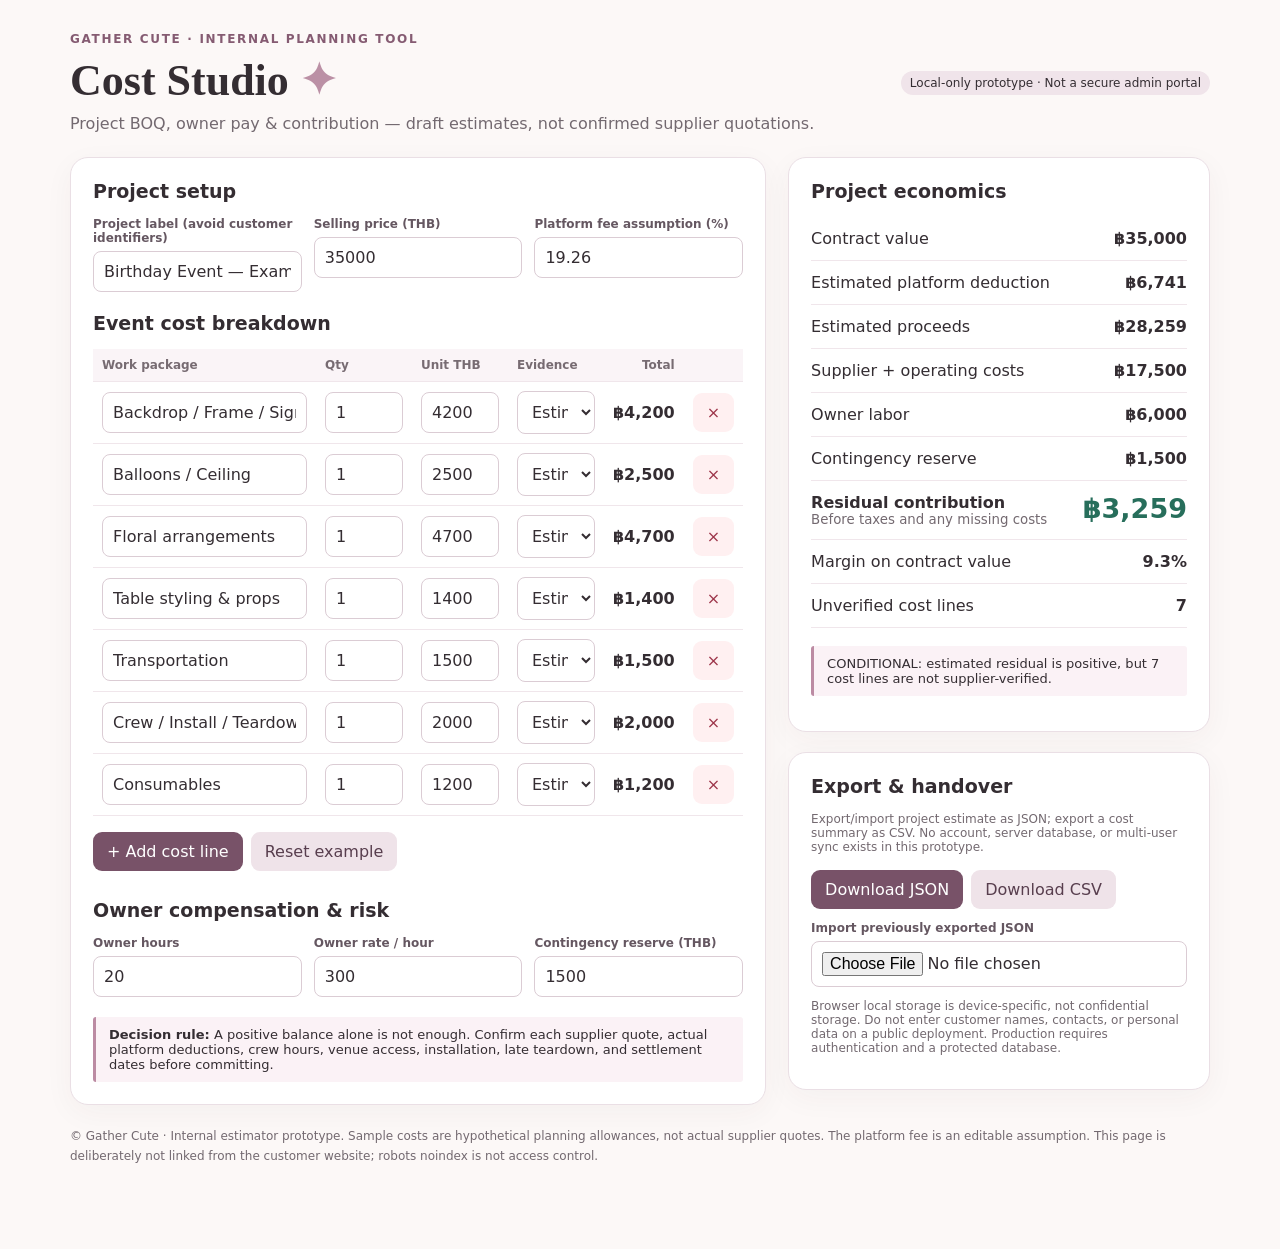
<file: internal/cost-studio.html>
<!doctype html>
<html lang="th"><head><meta charset="utf-8"><meta name="viewport" content="width=device-width, initial-scale=1">
<meta name="robots" content="noindex,nofollow"><title>Gather Cute | Internal Cost Studio</title>
<style>
:root{font-family:system-ui,-apple-system,"Segoe UI",sans-serif;color:#342d32;background:#fcf8f7}*{box-sizing:border-box}body{margin:0}main{max-width:1180px;margin:auto;padding:32px 20px 70px}.top{display:flex;justify-content:space-between;align-items:center;gap:12px;flex-wrap:wrap}h1{font-family:Georgia,serif;font-size:clamp(30px,5vw,44px);margin:8px 0}h2{font-size:19px;margin:0 0 15px}.muted,small{color:#736970}.tag{color:#855b72;text-transform:uppercase;letter-spacing:.14em;font-size:12px;font-weight:700}.card{background:white;border:1px solid #eadfe5;border-radius:18px;padding:22px;box-shadow:0 8px 30px #3e23320b}.layout{display:grid;grid-template-columns:minmax(0,1.65fr) minmax(260px,1fr);gap:22px;margin-top:24px}label{display:block;font-size:12px;font-weight:650;margin:0 0 6px;color:#655761}input,select{width:100%;border:1px solid #dbccd4;background:#fff;border-radius:8px;padding:10px;font:inherit;color:#342d32}input:focus,select:focus{outline:2px solid #c69aaf}.fieldrow{display:grid;grid-template-columns:repeat(3,1fr);gap:12px;margin:12px 0 20px}.tablewrap{overflow:auto}table{border-collapse:collapse;width:100%;min-width:640px}th{text-align:left;font-size:12px;color:#776b72;background:#faf4f7}td,th{padding:9px;border-bottom:1px solid #f0e6eb}td input,td select{min-width:78px}.money{text-align:right;font-variant-numeric:tabular-nums}.actions{display:flex;gap:8px;flex-wrap:wrap;margin-top:16px}button{border:0;border-radius:9px;padding:10px 14px;background:#785268;color:#fff;font:inherit;cursor:pointer}button.secondary{background:#efe3e9;color:#583e4e}button.remove{background:#fff0f1;color:#9d354a}button:hover{filter:brightness(.96)}.stat{display:flex;justify-content:space-between;gap:8px;padding:12px 0;border-bottom:1px solid #f0e6eb}.stat strong{font-variant-numeric:tabular-nums;text-align:right}.large{font-size:27px}.negative{color:#b23d48}.positive{color:#276e5b}.notice{border-left:3px solid #bc8ba3;padding:10px 13px;background:#fbf2f6;border-radius:3px;font-size:13px;margin-top:18px}.pill{font-size:12px;border-radius:99px;padding:5px 9px;background:#f0e4ea}.footer{font-size:12px;margin-top:22px;line-height:1.65}.compact{font-size:12px}.export{margin-top:12px}@media(max-width:850px){.layout{grid-template-columns:1fr}.fieldrow{grid-template-columns:1fr 1fr}}@media(max-width:480px){.fieldrow{grid-template-columns:1fr}.card{padding:15px}}
</style></head><body><main>
<div class="top"><div><div class="tag">Gather Cute · Internal Planning Tool</div><h1>Cost Studio <span style="color:#bb90a5">✦</span></h1><div class="muted">Project BOQ, owner pay & contribution — draft estimates, not confirmed supplier quotations.</div></div><span class="pill">Local-only prototype · Not a secure admin portal</span></div>
<div class="layout"><section class="card"><h2>Project setup</h2><div class="fieldrow">
<div><label for="project">Project label (avoid customer identifiers)</label><input id="project" value="Birthday Event — Example"></div>
<div><label for="sale">Selling price (THB)</label><input id="sale" type="number" min="0" step="100" value="35000"></div>
<div><label for="fee">Platform fee assumption (%)</label><input id="fee" type="number" min="0" max="100" step=".01" value="19.26"></div>
</div><h2>Event cost breakdown</h2><div class="tablewrap"><table><thead><tr><th style="width:36%">Work package</th><th>Qty</th><th>Unit THB</th><th>Evidence</th><th class="money">Total</th><th></th></tr></thead><tbody id="lines"></tbody></table></div>
<div class="actions"><button id="add" type="button">+ Add cost line</button><button class="secondary" id="reset" type="button">Reset example</button></div>
<h2 style="margin-top:28px">Owner compensation & risk</h2><div class="fieldrow"><div><label for="hours">Owner hours</label><input id="hours" type="number" value="20" min="0" step=".5"></div><div><label for="rate">Owner rate / hour</label><input id="rate" type="number" value="300" min="0" step="50"></div><div><label for="buffer">Contingency reserve (THB)</label><input id="buffer" type="number" value="1500" min="0" step="100"></div></div>
<div class="notice"><strong>Decision rule:</strong> A positive balance alone is not enough. Confirm each supplier quote, actual platform deductions, crew hours, venue access, installation, late teardown, and settlement dates before committing.</div></section>
<aside><section class="card" aria-live="polite"><h2>Project economics</h2><div class="stat"><span>Contract value</span><strong id="vSale"></strong></div><div class="stat"><span>Estimated platform deduction</span><strong id="vFee"></strong></div><div class="stat"><span>Estimated proceeds</span><strong id="vNet"></strong></div><div class="stat"><span>Supplier + operating costs</span><strong id="vCosts"></strong></div><div class="stat"><span>Owner labor</span><strong id="vOwner"></strong></div><div class="stat"><span>Contingency reserve</span><strong id="vBuffer"></strong></div><div class="stat"><span><b>Residual contribution</b><small style="display:block">Before taxes and any missing costs</small></span><strong class="large" id="vProfit"></strong></div><div class="stat"><span>Margin on contract value</span><strong id="vMargin"></strong></div><div class="stat"><span>Unverified cost lines</span><strong id="vUnknown"></strong></div><p id="decision" class="notice"></p></section>
<section class="card" style="margin-top:20px"><h2>Export & handover</h2><p class="compact muted">Export/import project estimate as JSON; export a cost summary as CSV. No account, server database, or multi-user sync exists in this prototype.</p><div class="actions"><button id="json" type="button">Download JSON</button><button id="csv" type="button" class="secondary">Download CSV</button></div><div class="export"><label for="import">Import previously exported JSON</label><input id="import" type="file" accept=".json,application/json"></div><p class="compact muted">Browser local storage is device-specific, not confidential storage. Do not enter customer names, contacts, or personal data on a public deployment. Production requires authentication and a protected database.</p></section></aside></div>
<p class="footer muted">© Gather Cute · Internal estimator prototype. Sample costs are hypothetical planning allowances, not actual supplier quotes. The platform fee is an editable assumption. This page is deliberately not linked from the customer website; robots noindex is not access control.</p></main>
<script>
"use strict";
const KEY="gathercute-cost-studio-v1";
const defaults=[["Backdrop / Frame / Sign",1,4200],["Balloons / Ceiling",1,2500],["Floral arrangements",1,4700],["Table styling & props",1,1400],["Transportation",1,1500],["Crew / Install / Teardown",1,2000],["Consumables",1,1200]];
let items=defaults.map((a,i)=>({id:i+1,name:a[0],qty:a[1],unit:a[2],status:"estimate"}));
const $=id=>document.getElementById(id);
const num=v=>Math.max(0,Number(v)||0),fmt=v=>new Intl.NumberFormat("th-TH",{style:"currency",currency:"THB",maximumFractionDigits:0}).format(v);
function compute(){const sale=num($("sale").value),pct=Math.min(100,num($("fee").value)),fee=sale*pct/100,net=sale-fee,costs=items.reduce((s,x)=>s+num(x.qty)*num(x.unit),0),owner=num($("hours").value)*num($("rate").value),buffer=num($("buffer").value),profit=net-costs-owner-buffer,unverified=items.filter(x=>x.status!=="quoted").length;
[["vSale",sale],["vFee",fee],["vNet",net],["vCosts",costs],["vOwner",owner],["vBuffer",buffer],["vProfit",profit]].forEach(([k,v])=>$(k).textContent=fmt(v));
$("vMargin").textContent=(sale?profit/sale*100:0).toFixed(1)+"%";$("vUnknown").textContent=String(unverified);
$("vProfit").className="large "+(profit<0?"negative":"positive");
$("decision").textContent=profit<0?"NO-GO: estimate is negative. Re-scope or reprice.":unverified?"CONDITIONAL: estimated residual is positive, but "+unverified+" cost lines are not supplier-verified.":"CHECK: quotes marked verified; still confirm exact fees, taxes, cash flow and full scope.";
}
function save(){try{localStorage.setItem(KEY,JSON.stringify(snapshot()));}catch(e){}}
function snapshot(){return{version:1,project:$("project").value,sale:num($("sale").value),fee:num($("fee").value),hours:num($("hours").value),rate:num($("rate").value),buffer:num($("buffer").value),items:items.map(({name,qty,unit,status})=>({name,qty,unit,status}))};}
function render(){const body=$("lines");body.replaceChildren();items.forEach((x,i)=>{const tr=document.createElement("tr");function cellInput(type,val,change){const td=document.createElement("td"),el=document.createElement("input");el.type=type;el.value=val;if(type==="number"){el.min="0";el.step="any"}el.addEventListener("input",()=>{change(el.value);tot.textContent=fmt(num(x.qty)*num(x.unit));compute();save()});td.append(el);tr.append(td)}cellInput("text",x.name,v=>x.name=v);cellInput("number",x.qty,v=>x.qty=num(v));cellInput("number",x.unit,v=>x.unit=num(v));const status=document.createElement("td"),sel=document.createElement("select");[["estimate","Estimate"],["quoted","Supplier quote"]].forEach(([value,label])=>{const o=document.createElement("option");o.value=value;o.textContent=label;sel.append(o)});sel.value=x.status;sel.addEventListener("change",()=>{x.status=sel.value;compute();save()});status.append(sel);tr.append(status);const total=document.createElement("td"),tot=document.createElement("strong");total.className="money";tot.textContent=fmt(num(x.qty)*num(x.unit));total.append(tot);tr.append(total);const action=document.createElement("td"),remove=document.createElement("button");remove.className="remove";remove.type="button";remove.textContent="×";remove.setAttribute("aria-label","Remove line");remove.addEventListener("click",()=>{items.splice(i,1);render();save()});action.append(remove);tr.append(action);body.append(tr)});compute()}
function hydrate(data){if(!data||data.version!==1||!Array.isArray(data.items)||data.items.length>200)throw Error("Unsupported estimate format");for(const id of ["project","sale","fee","hours","rate","buffer"]){if(id==="project")$(id).value=String(data[id]||"").slice(0,120);else $(id).value=num(data[id])}items=data.items.map((x,i)=>({id:i+1,name:String(x.name||"").slice(0,120),qty:num(x.qty),unit:num(x.unit),status:x.status==="quoted"?"quoted":"estimate"}));render();save()}
function download(name,content,type){const blob=new Blob([content],{type}),url=URL.createObjectURL(blob),a=document.createElement("a");a.href=url;a.download=name;a.click();setTimeout(()=>URL.revokeObjectURL(url),500)}
for(const id of ["project","sale","fee","hours","rate","buffer"])$(id).addEventListener("input",()=>{compute();save()});
$("add").addEventListener("click",()=>{items.push({id:Date.now(),name:"New cost item",qty:1,unit:0,status:"estimate"});render();save()});
$("reset").addEventListener("click",()=>{if(!confirm("Replace current estimate with example? Export your data first."))return;hydrate({version:1,project:"Birthday Event — Example",sale:35000,fee:19.26,hours:20,rate:300,buffer:1500,items:defaults.map(x=>({name:x[0],qty:x[1],unit:x[2],status:"estimate"}))})});
$("json").addEventListener("click",()=>download("gather-cute-estimate.json",JSON.stringify(snapshot(),null,2),"application/json"));
$("csv").addEventListener("click",()=>{const rows=[["Cost line","Quantity","Unit THB","Total THB","Evidence"],...items.map(x=>[x.name,x.qty,x.unit,x.qty*x.unit,x.status]),["Estimated net proceeds","","",num($("sale").value)*(1-num($("fee").value)/100),"platform fee assumption"],["Owner labor","","",num($("hours").value)*num($("rate").value),""],["Contingency","","",num($("buffer").value),""]];const esc=s=>'"'+String(s).replaceAll('"','""')+'"';download("gather-cute-costs.csv","\uFEFF"+rows.map(r=>r.map(esc).join(",")).join("\r\n"),"text/csv;charset=utf-8")});
$("import").addEventListener("change",async e=>{const f=e.target.files[0];if(!f)return;try{if(f.size>200000)throw Error("File too large");hydrate(JSON.parse(await f.text()));alert("Estimate imported locally.")}catch(err){alert("Import failed: "+err.message)}e.target.value=""});
try{const saved=localStorage.getItem(KEY);if(saved)hydrate(JSON.parse(saved));else render()}catch(err){render()}
</script></body></html>
</file>
<file: styles.css>
:root{--cream:#f6f0e8;--paper:#fffdf9;--ink:#302b27;--muted:#756c64;--rose:#cda89f;--sage:#a7aa92;--line:#ddd2c7;--white:#fff}
*{box-sizing:border-box}html{scroll-behavior:smooth}body{margin:0;background:var(--cream);color:var(--ink);font-family:'DM Sans',sans-serif}a{color:inherit;text-decoration:none}.container{width:min(1180px,calc(100% - 48px));margin:auto}
.nav-wrap{position:absolute;z-index:10;top:0;left:0;right:0;color:white;border-bottom:1px solid rgba(255,255,255,.25)}.nav{height:82px;display:flex;align-items:center;justify-content:space-between}.brand{font-family:'Playfair Display',serif;font-size:27px}.nav-links{display:flex;gap:24px;align-items:center;font-size:13px}.nav-cta{border:1px solid rgba(255,255,255,.75);border-radius:999px;padding:11px 18px}.language-switch{display:flex;align-items:center;gap:7px;border-left:1px solid rgba(255,255,255,.35);padding-left:18px}.lang-btn{appearance:none;border:0;background:transparent;color:rgba(255,255,255,.62);font:inherit;font-weight:600;padding:5px 2px;cursor:pointer}.lang-btn.active{color:#fff;border-bottom:1px solid #fff}
.hero{height:min(880px,94vh);min-height:700px;position:relative;display:flex;align-items:end;color:white;overflow:hidden}.hero-image,.service-shot,.mood-image,.partner-image,.surprise-visual{background-size:cover;background-position:center}.hero-image{position:absolute;inset:0;background-image:url('https://images.unsplash.com/photo-1519225421980-715cb0215aed?auto=format&fit=crop&w=2000&q=88');transform:scale(1.02)}.hero-overlay{position:absolute;inset:0;background:linear-gradient(90deg,rgba(34,28,24,.58) 0%,rgba(34,28,24,.18) 60%,rgba(34,28,24,.08)),linear-gradient(0deg,rgba(34,28,24,.32),transparent 55%)}.hero-content{position:relative;padding-bottom:90px}.hero-copy{max-width:760px}.eyebrow{text-transform:uppercase;letter-spacing:.2em;font-size:11px;font-weight:600;color:#8b746c}.eyebrow.light{color:#f4e8dd}.hero h1{font-family:'Playfair Display',serif;font-weight:500;font-size:clamp(58px,8vw,112px);line-height:.94;letter-spacing:-.045em;margin:18px 0 28px}.hero h1 em,.contact-copy em,.surprise-panel em{font-weight:500}.hero-text{max-width:630px;font-size:17px;line-height:1.7;color:rgba(255,255,255,.88)}.btn{display:inline-flex;align-items:center;justify-content:center;border-radius:999px;padding:14px 22px;border:1px solid var(--ink);font:inherit;font-weight:600;cursor:pointer}.hero-btn{margin-top:16px;background:#fff;color:var(--ink);border:0;padding:15px 24px}.btn.primary{background:var(--ink);color:white}.btn.full{width:100%}
.surprise-feature{display:grid;grid-template-columns:1.15fr .85fr;min-height:760px;background:#f3d8d1}.surprise-visual{min-height:760px;background-image:linear-gradient(rgba(38,22,28,.05),rgba(38,22,28,.22)),url('https://images.unsplash.com/photo-1530103862676-de8c9debad1d?auto=format&fit=crop&w=1600&q=90');position:relative}.surprise-visual:after{content:'🎈';position:absolute;right:7%;top:8%;font-size:70px;filter:drop-shadow(0 10px 20px rgba(0,0,0,.15))}.surprise-panel{padding:92px 8vw 80px 6vw;display:flex;flex-direction:column;justify-content:center}.surprise-badge{font-size:30px;letter-spacing:.15em;margin:10px 0 6px}.surprise-panel h2{font-family:'Playfair Display',serif;font-size:clamp(46px,5.6vw,78px);font-weight:500;line-height:1.01;letter-spacing:-.035em;margin:12px 0 24px}.surprise-lead{font-size:18px;line-height:1.75;margin:0 0 22px;max-width:620px}.budget-chips{display:flex;flex-wrap:wrap;gap:10px;margin:6px 0 24px}.budget-chips span{background:rgba(255,255,255,.65);border:1px solid rgba(89,62,58,.15);padding:10px 14px;border-radius:999px;font-size:13px;font-weight:600}.surprise-note{color:#6c5a54;line-height:1.7;margin:0 0 28px;max-width:620px}.surprise-panel .btn{align-self:flex-start;background:#302b27;color:white}
.intro{padding:130px 0 110px;text-align:center;max-width:900px}.script-line{font-family:'Playfair Display',serif;font-style:italic;font-size:20px;color:#9a7770}.intro h2{font-family:'Playfair Display',serif;font-size:clamp(42px,5.5vw,72px);font-weight:500;line-height:1.05;margin:20px auto}.intro>p:last-child{max-width:720px;margin:26px auto 0;color:var(--muted);font-size:17px;line-height:1.8}
.service-gallery{display:grid;grid-template-columns:1fr 1fr;grid-auto-rows:520px;gap:16px;padding-bottom:130px}.service-shot{position:relative;overflow:hidden;min-height:420px}.service-shot:after{content:'';position:absolute;inset:0;background:linear-gradient(0deg,rgba(31,25,22,.62),transparent 58%)}.service-shot.tall{grid-row:span 2}.service-shot.wide{grid-column:span 2;height:560px}.shot-wedding{background-image:url('https://images.unsplash.com/photo-1519741497674-611481863552?auto=format&fit=crop&w=1400&q=86')}.shot-table{background-image:url('https://images.unsplash.com/photo-1519167758481-83f550bb49b3?auto=format&fit=crop&w=1400&q=86')}.shot-flowers{background-image:url('https://images.unsplash.com/photo-1490750967868-88aa4486c946?auto=format&fit=crop&w=1400&q=86')}.shot-party{background-image:url('https://images.unsplash.com/photo-1507501336603-6e31db2be093?auto=format&fit=crop&w=1600&q=86')}.shot-special{background-image:url('https://images.unsplash.com/photo-1464366400600-7168b8af9bc3?auto=format&fit=crop&w=1600&q=86')}.shot-copy{position:absolute;z-index:2;left:36px;right:36px;bottom:32px;color:white}.shot-copy span{font-size:11px;letter-spacing:.15em}.shot-copy h3{font-family:'Playfair Display',serif;font-size:42px;font-weight:500;margin:8px 0}.shot-copy p{margin:0;color:rgba(255,255,255,.85)}
.mood-section{background:#e5ddd2;padding:120px 0}.mood-grid{display:grid;grid-template-columns:.9fr 1.1fr;gap:90px;align-items:center}.mood-copy h2,.partner-copy h2,.contact-copy h2{font-family:'Playfair Display',serif;font-weight:500;font-size:clamp(44px,5vw,68px);line-height:1.02;margin:18px 0 38px}.steps{border-top:1px solid #c7bbae}.steps div{display:grid;grid-template-columns:55px 1fr;padding:20px 0;border-bottom:1px solid #c7bbae}.steps strong{font-family:'Playfair Display',serif;font-weight:500}.steps p{margin:0;color:var(--muted);line-height:1.6}.mood-image{height:720px;background-image:url('https://images.unsplash.com/photo-1463183547458-6a2c760d0912?auto=format&fit=crop&w=1200&q=86')}
.quote-band{padding:110px 0;background:var(--paper);text-align:center}.quote-band p{font-family:'Playfair Display',serif;font-style:italic;font-size:clamp(34px,4vw,56px);line-height:1.25;max-width:980px;margin:auto}.partners{display:grid;grid-template-columns:1.1fr .9fr;gap:90px;align-items:center;padding:130px 0}.partner-image{height:680px;background-image:url('https://images.unsplash.com/photo-1464366400600-7168b8af9bc3?auto=format&fit=crop&w=1200&q=86')}.partner-copy p:not(.eyebrow){color:var(--muted);font-size:17px;line-height:1.8}.text-link{display:inline-block;margin-top:20px;padding-bottom:4px;border-bottom:1px solid var(--ink);font-weight:600}
.contact-section{background:#c8afa7;padding:120px 0}.contact-grid{display:grid;grid-template-columns:1fr 1fr;gap:90px;align-items:start}.contact-copy>p:last-child{max-width:500px;line-height:1.8}.contact-form{background:rgba(255,253,249,.94);padding:34px;display:grid;gap:18px}.contact-form label{display:grid;gap:8px;font-size:13px;font-weight:600}.contact-form input,.contact-form textarea,.contact-form select{width:100%;border:0;border-bottom:1px solid var(--line);padding:13px 3px;background:transparent;font:inherit;color:var(--ink);outline:none}.form-message{text-align:center;min-height:18px;font-size:13px;color:var(--muted)}footer{background:#302b27;color:white;padding:42px 0}.footer-inner{display:flex;justify-content:space-between;align-items:center}.footer-inner strong{font-family:'Playfair Display',serif;font-size:24px}.footer-inner p{color:#cfc4bb;margin:6px 0 0}.footer-links{display:flex;gap:22px;font-size:13px;color:#ddd3ca}
@media(max-width:900px){.nav-links>a:not(.nav-cta){display:none}.nav-links{gap:12px}.language-switch{padding-left:10px}.hero{min-height:720px}.surprise-feature{grid-template-columns:1fr}.surprise-visual{min-height:620px}.surprise-panel{padding:70px 8vw}.service-gallery{grid-template-columns:1fr;grid-auto-rows:520px}.service-shot.tall{grid-row:auto}.service-shot.wide{grid-column:auto;height:auto}.mood-grid,.partners,.contact-grid{grid-template-columns:1fr;gap:55px}.mood-image,.partner-image{height:600px}.partners{padding:90px 0}}
@media(max-width:620px){.container{width:min(100% - 28px,1180px)}.nav{height:68px}.brand{font-size:22px}.nav-cta{font-size:11px;padding:9px 12px}.language-switch{font-size:11px}.hero{height:88vh;min-height:650px}.hero-content{padding-bottom:55px}.hero h1{font-size:55px}.hero-text{font-size:15px}.surprise-visual{min-height:500px}.surprise-visual:after{font-size:48px}.surprise-panel{padding:52px 24px 60px}.surprise-panel h2{font-size:46px}.surprise-lead{font-size:16px}.intro{padding:90px 14px 75px}.service-gallery{grid-auto-rows:460px;gap:10px;padding-bottom:80px}.shot-copy{left:24px;bottom:24px}.shot-copy h3{font-size:34px}.mood-section,.contact-section{padding:80px 0}.mood-image,.partner-image{height:480px}.quote-band{padding:75px 0}.partners{gap:45px}.contact-form{padding:24px}.footer-inner{align-items:flex-start;flex-direction:column;gap:24px}.footer-links{flex-wrap:wrap}}

/* Pet Celebrations — warm ivory/champagne and midnight navy/gold */
.shot-pet{background-image:linear-gradient(90deg,rgba(20,35,55,.86),rgba(20,35,55,.12)),url('/Royal%20Blue%20Pug%20Birthday%20Celebration.png');background-position:center 42%}
.pet-gallery-link{display:inline-block;margin-top:18px;color:#f4e5cc;border-bottom:1px solid #d4b782;padding-bottom:5px;font-size:14px}
.pet-page{background:#f5efe5;color:#302b27}.pet-page .pet-hero{padding:110px 0 80px;background:#172b48;color:#f8f0e8}.pet-page .pet-hero h1{font:500 clamp(44px,6vw,84px)/1.05 'Playfair Display',Georgia,serif;max-width:850px;margin:18px 0}.pet-page .pet-hero p{max-width:680px;line-height:1.8}.pet-page .pet-kicker{text-transform:uppercase;letter-spacing:.19em;font-size:12px;color:#d7bfa2}.pet-page .pet-intro{padding:75px 0 30px;text-align:center}.pet-page .pet-intro h2{font:500 clamp(32px,4vw,56px)/1.15 'Playfair Display',Georgia,serif}.pet-page .pet-collections{display:grid;grid-template-columns:repeat(2,minmax(0,1fr));gap:24px;padding:30px 0 90px}.pet-page .pet-collection{border:1px solid #d7c8b7;overflow:hidden;background:#fffdf9}.pet-page .pet-swatch{height:230px;display:flex;align-items:end;padding:26px;font:italic 30px 'Playfair Display',Georgia,serif}.pet-page .pet-swatch.tender{background:linear-gradient(125deg,#f5efe5,#d7bfa2,#a77d50);color:#664d3d}.pet-page .pet-swatch.royal{background:linear-gradient(125deg,#172b48,#294465,#c4a574);color:#fff8ee}.pet-page .pet-description{padding:26px;line-height:1.8}.pet-page .pet-description h3{font:500 28px 'Playfair Display',Georgia,serif;margin:0 0 12px}.pet-page .pet-cta{padding:75px 0;text-align:center;background:#e5d8c9}.pet-page .pet-cta p{max-width:680px;margin:15px auto 25px;line-height:1.8}.pet-page .pet-cta .btn{background:#172b48;color:white;border-color:#172b48}.pet-page .pet-back{display:inline-block;margin-bottom:25px;text-decoration:underline;text-underline-offset:5px}@media(max-width:700px){.pet-page .pet-collections{grid-template-columns:1fr}.pet-page .pet-hero{padding-top:80px}}


/* Gather Cute hero typography: Thai diacritics and responsive spacing */
.hero {
  height: auto;
  min-height: min(880px, 100svh);
  padding-top: 132px;
}
.hero-content {
  padding-bottom: clamp(64px, 7vw, 94px);
}
.hero-copy {
  max-width: 920px;
}
.hero .eyebrow.light {
  font-size: 12px;
  line-height: 1.6;
  letter-spacing: .12em;
  margin: 0 0 16px;
}
.hero h1 {
  font-family: 'Noto Serif Thai', 'Playfair Display', Georgia, serif;
  font-size: clamp(44px, 5.3vw, 78px);
  line-height: 1.34;
  letter-spacing: -.018em;
  font-weight: 500;
  margin: 0 0 24px;
  overflow-wrap: break-word;
}
.hero h1 em {
  font-size: .92em;
  font-weight: 500;
  line-height: inherit;
}
.hero-text {
  max-width: 690px;
  line-height: 1.85;
  margin-top: 0;
}
.hero-btn {
  margin-top: 20px;
}
@media (max-width: 900px) {
  .hero { min-height: 740px; padding-top: 120px; }
  .hero h1 { font-size: clamp(42px, 6.8vw, 64px); line-height: 1.35; }
}
@media (max-width: 620px) {
  .hero { height: auto; min-height: 720px; padding-top: 110px; }
  .hero-content { padding-bottom: 60px; }
  .hero .eyebrow.light { font-size: 10px; letter-spacing: .08em; margin-bottom: 14px; }
  .hero h1 { font-size: clamp(35px, 8.5vw, 48px); line-height: 1.42; letter-spacing: -.015em; margin-bottom: 20px; }
  .hero h1 em { font-size: .92em; }
  .hero-text { font-size: 15px; line-height: 1.85; }
  .hero-btn { margin-top: 16px; }
}
</file>
